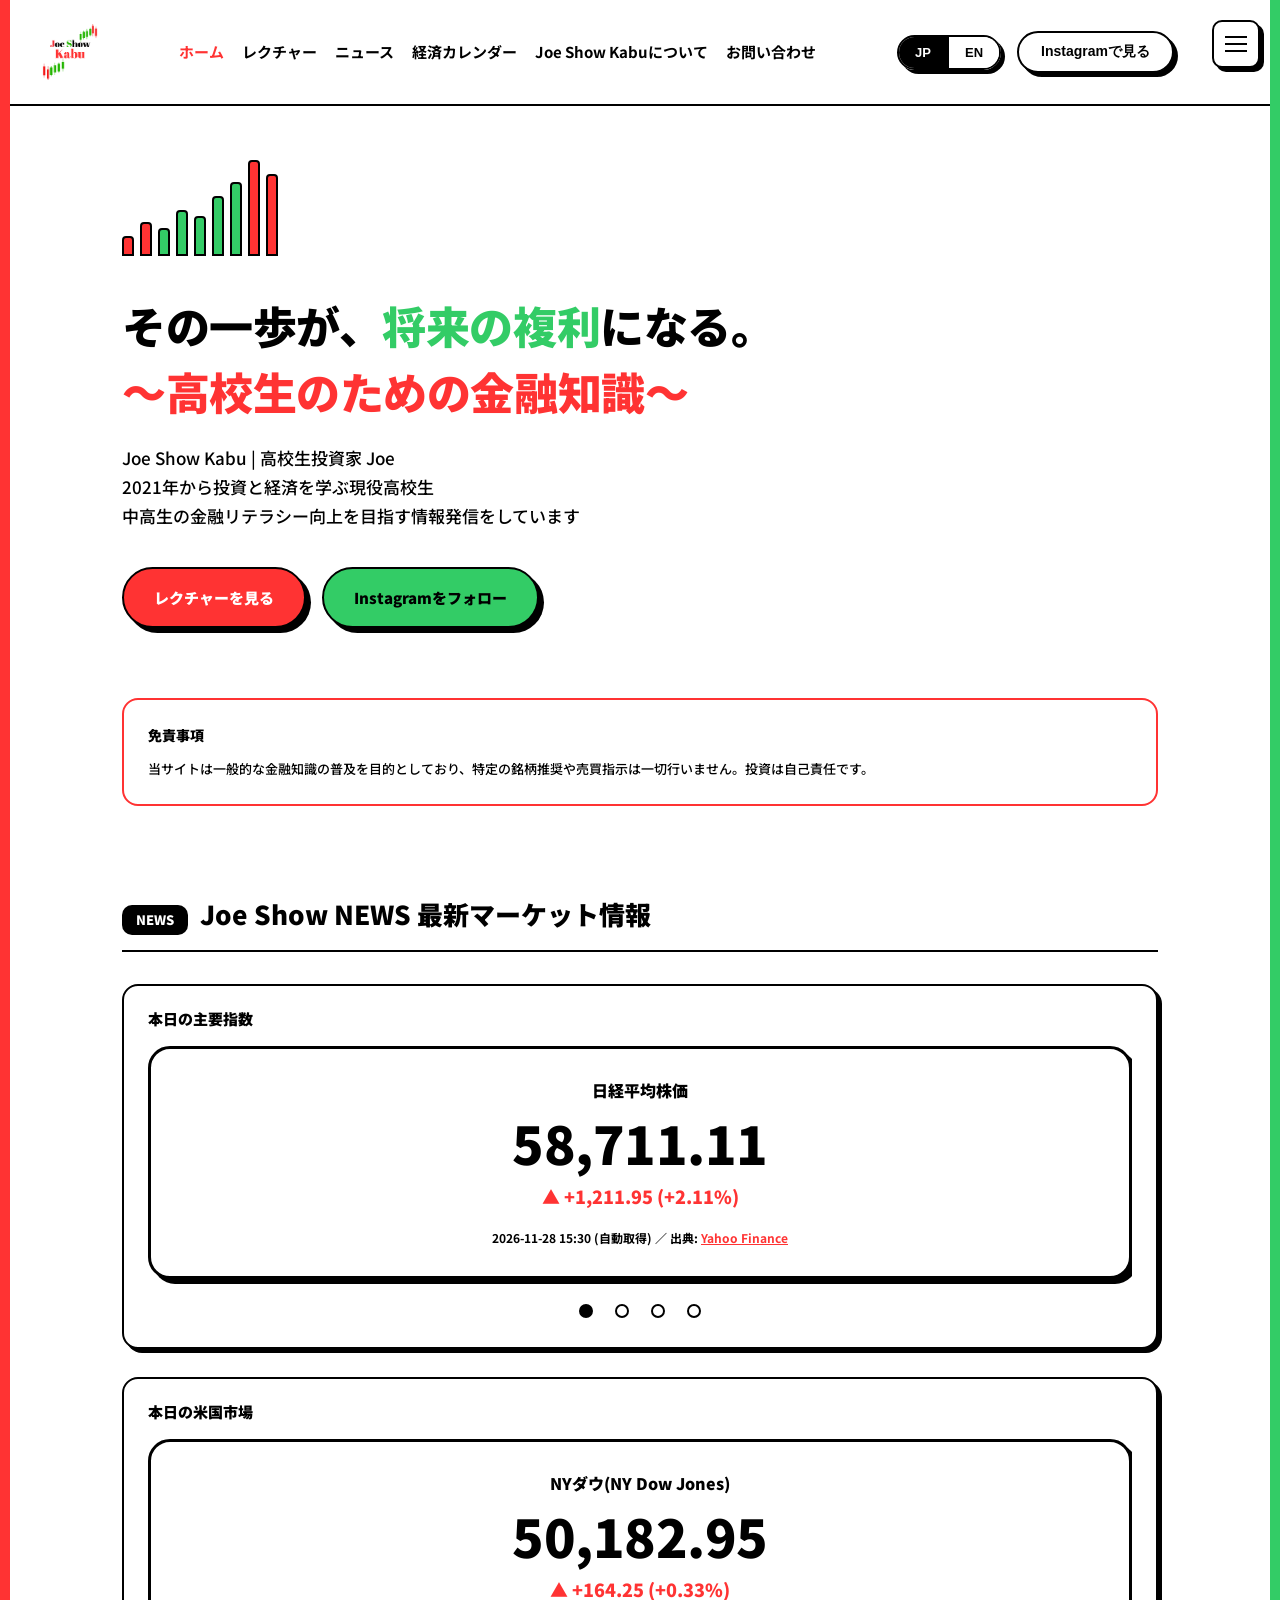
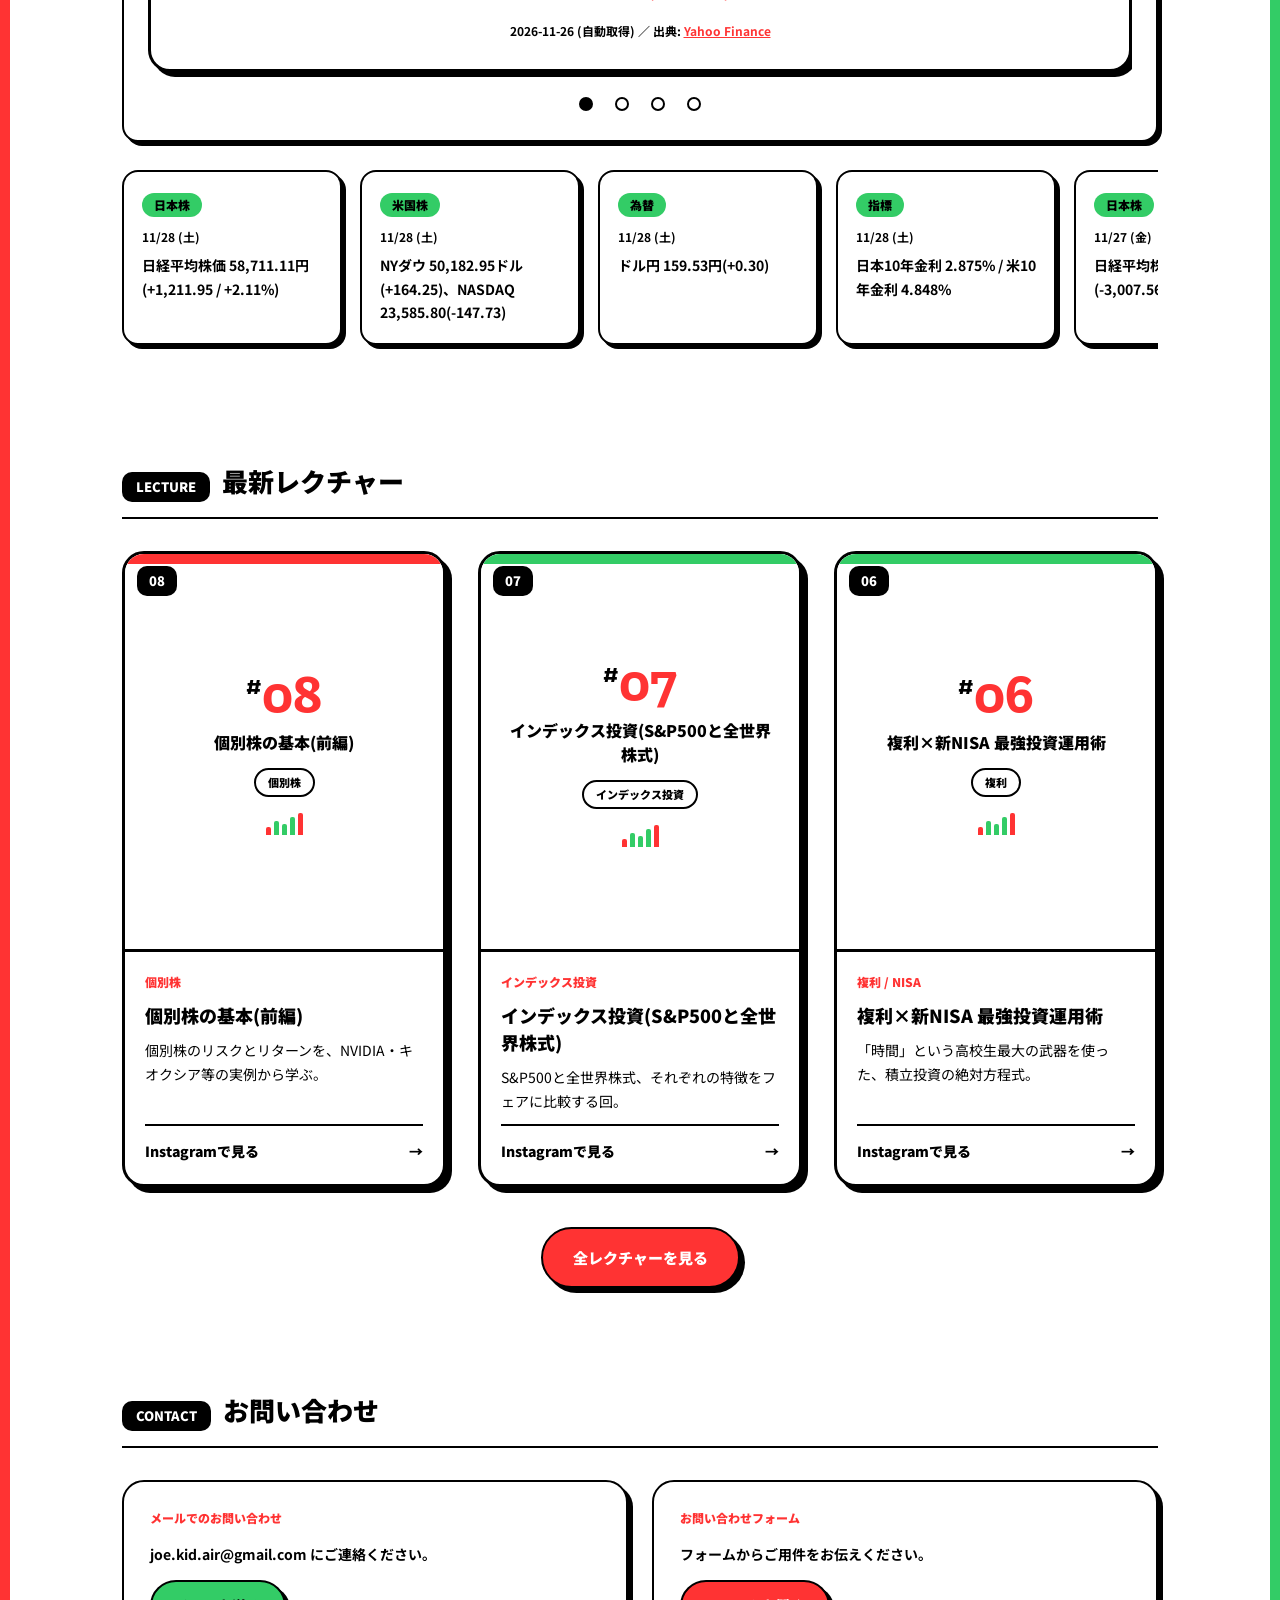
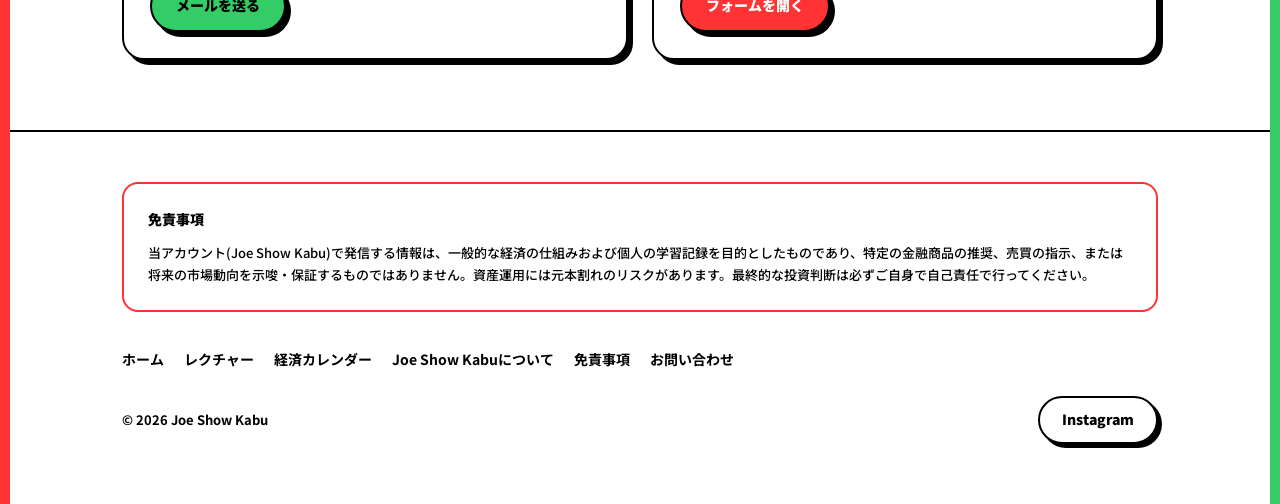
<file: index.html>
<!DOCTYPE html>
<html lang="ja">
<head>
<meta charset="UTF-8">
<meta name="viewport" content="width=device-width, initial-scale=1.0">
<title>Joe Show Kabu | その一歩が、将来の複利になる。〜高校生のための金融知識〜</title>
<meta name="description" content="中高生向けに株式・投資・お金の仕組みをポップかつ本気で解説するJoe Show Kabuの公式サイト。">
<link rel="icon" type="image/png" href="assets/logo.png">
<meta property="og:type" content="website">
<meta property="og:title" content="Joe Show Kabu | その一歩が、将来の複利になる。〜高校生のための金融知識〜">
<meta property="og:description" content="中高生向けに株式・投資・お金の仕組みをポップかつ本気で解説するJoe Show Kabuの公式サイト。">
<meta property="og:url" content="https://joekidtv.github.io/joeshowkabu-site/">
<meta property="og:image" content="https://joekidtv.github.io/joeshowkabu-site/assets/logo.png">
<meta name="twitter:card" content="summary">
<link rel="preconnect" href="https://fonts.googleapis.com">
<link rel="preconnect" href="https://fonts.gstatic.com" crossorigin>
<link href="https://fonts.googleapis.com/css2?family=Noto+Sans+JP:wght@400;500;700;900&family=Zilla+Slab:wght@700;900&display=swap" rel="stylesheet">
<link rel="stylesheet" href="assets/style.css">
</head>
<body>
<div class="frame">
  <header>
    <div class="container">
      <a href="index.html" class="logo-link"><img src="assets/logo.png" alt="Joe Show Kabu" class="logo-img"></a>
      <nav>
        <ul>
          <li><a href="index.html" class="active" data-i18n="nav.home">Home</a></li>
          <li><a href="lectures.html" data-i18n="nav.lectures">レクチャー</a></li>
          <li><a href="#news" data-i18n="nav.news">NEWS</a></li>
          <li><a href="calendar.html" data-i18n="nav.calendar">経済カレンダー</a></li>
          <li><a href="about.html" data-i18n="nav.about">About</a></li>
          <li><a href="#contact" data-i18n="nav.contact">お問い合わせ</a></li>
        </ul>
      </nav>
      <div class="header-actions">
        <div class="lang-toggle" id="lang-toggle" role="group" aria-label="Language toggle">
          <button type="button" data-lang="ja" class="active">JP</button>
          <button type="button" data-lang="en">EN</button>
        </div>
        <button type="button" id="insta-btn" class="btn-insta" data-i18n="nav.insta">Instagramで見る</button>
      </div>
    </div>
  </header>

  <div class="insta-modal-backdrop" id="insta-modal-backdrop"></div>
  <div class="insta-modal" id="insta-modal">
    <button type="button" class="insta-modal-close" id="insta-modal-close" aria-label="閉じる">×</button>
    <div class="insta-modal-title" data-i18n="instaModal.title">Instagramで見る</div>
    <img src="assets/instagram-qr.png" class="insta-modal-qr" alt="Joe Show Kabu Instagram QRコード (@joeshowkabu)">
    <p class="insta-modal-caption" data-i18n="instaModal.scanText">スマホでQRコードを読み取る</p>
    <div class="insta-modal-divider" data-i18n="instaModal.or">または</div>
    <a href="https://www.instagram.com/joeshowkabu/" target="_blank" rel="noopener" class="btn btn-primary insta-modal-open" data-i18n="instaModal.openBtn">PCでInstagramを開く</a>
  </div>

  <button type="button" id="menu-toggle" class="menu-toggle" aria-label="メニューを開く">
    <span></span><span></span><span></span>
  </button>
  <div class="menu-backdrop" id="menu-backdrop"></div>
  <div class="menu-drawer" id="menu-drawer">
    <button type="button" id="menu-drawer-close" class="menu-drawer-close" aria-label="閉じる">×</button>
    <a href="index.html" class="drawer-logo"><img src="assets/logo.png" alt="Joe Show Kabu"></a>
      <nav>
        <ul>
          <li><a href="index.html" class="active" data-i18n="nav.home">Home</a></li>
          <li><a href="lectures.html" data-i18n="nav.lectures">レクチャー</a></li>
          <li><a href="#news" data-i18n="nav.news">NEWS</a></li>
          <li><a href="calendar.html" data-i18n="nav.calendar">経済カレンダー</a></li>
          <li><a href="about.html" data-i18n="nav.about">About</a></li>
          <li><a href="#contact" data-i18n="nav.contact">お問い合わせ</a></li>
        </ul>
      </nav>
    <div class="header-actions">
      <div class="lang-toggle" role="group" aria-label="Language toggle">
        <button type="button" data-lang="ja" class="active">JP</button>
        <button type="button" data-lang="en">EN</button>
      </div>
      <a href="https://www.instagram.com/joeshowkabu/" target="_blank" rel="noopener" class="btn-insta" data-i18n="nav.insta">Instagramで見る</a>
    </div>
  </div>

  <div class="container">
    <section class="hero">
      <div class="candles" aria-hidden="true">
        <div class="candle" style="height:20px;background:var(--red);"></div>
        <div class="candle" style="height:34px;background:var(--red);"></div>
        <div class="candle" style="height:28px;background:var(--green);"></div>
        <div class="candle" style="height:46px;background:var(--green);"></div>
        <div class="candle" style="height:40px;background:var(--green);"></div>
        <div class="candle" style="height:60px;background:var(--green);"></div>
        <div class="candle" style="height:74px;background:var(--green);"></div>
        <div class="candle" style="height:96px;background:var(--red);"></div>
        <div class="candle" style="height:82px;background:var(--red);"></div>
      </div>
      <h1 data-i18n="hero.title">その一歩が、<span class="hl-green">将来の複利</span>になる。<br><span class="hl-red">〜高校生のための金融知識〜</span></h1>
      <p class="lead" data-i18n="hero.lead">Joe Show Kabu | 高校生投資家 Joe<br>2021年から投資と経済を学ぶ現役高校生<br>中高生の金融リテラシー向上を目指す情報発信をしています</p>
      <div class="cta-row">
        <a href="lectures.html" class="btn btn-primary" data-i18n="hero.cta.lectures">レクチャーを見る</a>
        <a href="https://www.instagram.com/joeshowkabu/" target="_blank" rel="noopener" class="btn btn-secondary" data-i18n="hero.cta.insta">Instagramをフォロー</a>
      </div>
    </section>

    <div class="disclaimer">
      <span class="label" data-i18n="home.disclaimer.label">免責事項</span>
      <span data-i18n="home.disclaimer.text">当サイトは一般的な金融知識の普及を目的としており、特定の銘柄推奨や売買指示は一切行いません。投資は自己責任です。</span>
    </div>

    <section id="news">
      <div class="section-title"><span class="badge">NEWS</span><span data-i18n="news.sectionTitle">Joe Show NEWS 最新マーケット情報</span></div>

      <div class="market-board">
        <div class="market-board-head">
          <span class="market-board-title" data-i18n="market.title">本日の主要指数</span>
        </div>
        <div class="market-carousel" id="market-carousel">
          <div class="market-track" id="market-track">
            <div class="market-slide"><div class="state-msg">読み込み中…</div></div>
          </div>
          <div class="market-dots" id="market-dots"></div>
        </div>
      </div>

      <div class="market-board">
        <div class="market-board-head">
          <span class="market-board-title" data-i18n="market.titleUs">本日の米国市場</span>
        </div>
        <div class="market-carousel" id="market-us-carousel">
          <div class="market-track" id="market-us-track">
            <div class="market-slide"><div class="state-msg">読み込み中…</div></div>
          </div>
          <div class="market-dots" id="market-us-dots"></div>
        </div>
      </div>

      <div class="news-strip" id="news-strip"><div class="state-msg">読み込み中…</div></div>
    </section>

    <section id="lectures">
      <div class="section-title"><span class="badge">LECTURE</span><span data-i18n="lectures.sectionTitle">最新レクチャー</span></div>
      <div class="lecture-grid" id="home-lectures"><div class="state-msg">読み込み中…</div></div>
      <div class="see-all"><a href="lectures.html" class="btn btn-primary" data-i18n="lectures.seeAll">全レクチャーを見る</a></div>
    </section>

    <section id="contact">
      <div class="section-title"><span class="badge">CONTACT</span><span data-i18n="contact.sectionTitle">お問い合わせ</span></div>
      <div class="contact-grid">
        <div class="contact-card">
          <span class="label" data-i18n="contact.email.label">メールでのお問い合わせ</span>
          <p data-i18n="contact.email.text">joe.kid.air@gmail.com にご連絡ください。</p>
          <a href="mailto:joe.kid.air@gmail.com" class="btn btn-secondary" data-i18n="contact.email.btn">メールを送る</a>
        </div>
        <div class="contact-card">
          <span class="label" data-i18n="contact.form.label">お問い合わせフォーム</span>
          <p data-i18n="contact.form.text">フォームからご用件をお伝えください。</p>
          <a href="https://docs.google.com/forms/d/1GYSi4U3zMACP50bkATfypFva-uC0yQ7SLwhLvsP0Hpk/viewform" target="_blank" rel="noopener" class="btn btn-primary" data-i18n="contact.form.btn">フォームを開く</a>
        </div>
      </div>
    </section>
  </div>

  <footer>
    <div class="container">
      <div class="disclaimer">
        <span class="label" data-i18n="home.disclaimer.label">免責事項</span>
        <span data-i18n="footer.disclaimer">当アカウント(Joe Show Kabu)で発信する情報は、一般的な経済の仕組みおよび個人の学習記録を目的としたものであり、特定の金融商品の推奨、売買の指示、または将来の市場動向を示唆・保証するものではありません。資産運用には元本割れのリスクがあります。最終的な投資判断は必ずご自身で自己責任で行ってください。</span>
      </div>
      <div class="footer-nav">
        <a href="index.html" data-i18n="nav.home">Home</a>
        <a href="lectures.html" data-i18n="footer.nav.lectures">レクチャー</a>
        <a href="calendar.html" data-i18n="nav.calendar">経済カレンダー</a>
        <a href="about.html" data-i18n="nav.about">About</a>
        <a href="disclaimer.html" data-i18n="footer.nav.disclaimer">免責事項</a>
        <a href="#contact" data-i18n="footer.nav.contact">お問い合わせ</a>
      </div>
      <div class="footer-bottom">
        <div>&copy; 2026 Joe Show Kabu</div>
        <a href="https://www.instagram.com/joeshowkabu/" target="_blank" rel="noopener" class="btn-insta">Instagram</a>
      </div>
    </div>
  </footer>
</div>
<button type="button" id="back-to-top" class="back-to-top" aria-label="ページ上部へ戻る">↑</button>
<script src="assets/i18n.js"></script>
<script src="assets/app.js"></script>
<script>
  renderMarketIndices('market-track', 'market-dots', 'market.json');
  renderMarketIndices('market-us-track', 'market-us-dots', 'market_us.json');
  renderNews('news-strip');
  renderHomeLectures('home-lectures');
</script>
</body>
</html>
</file>
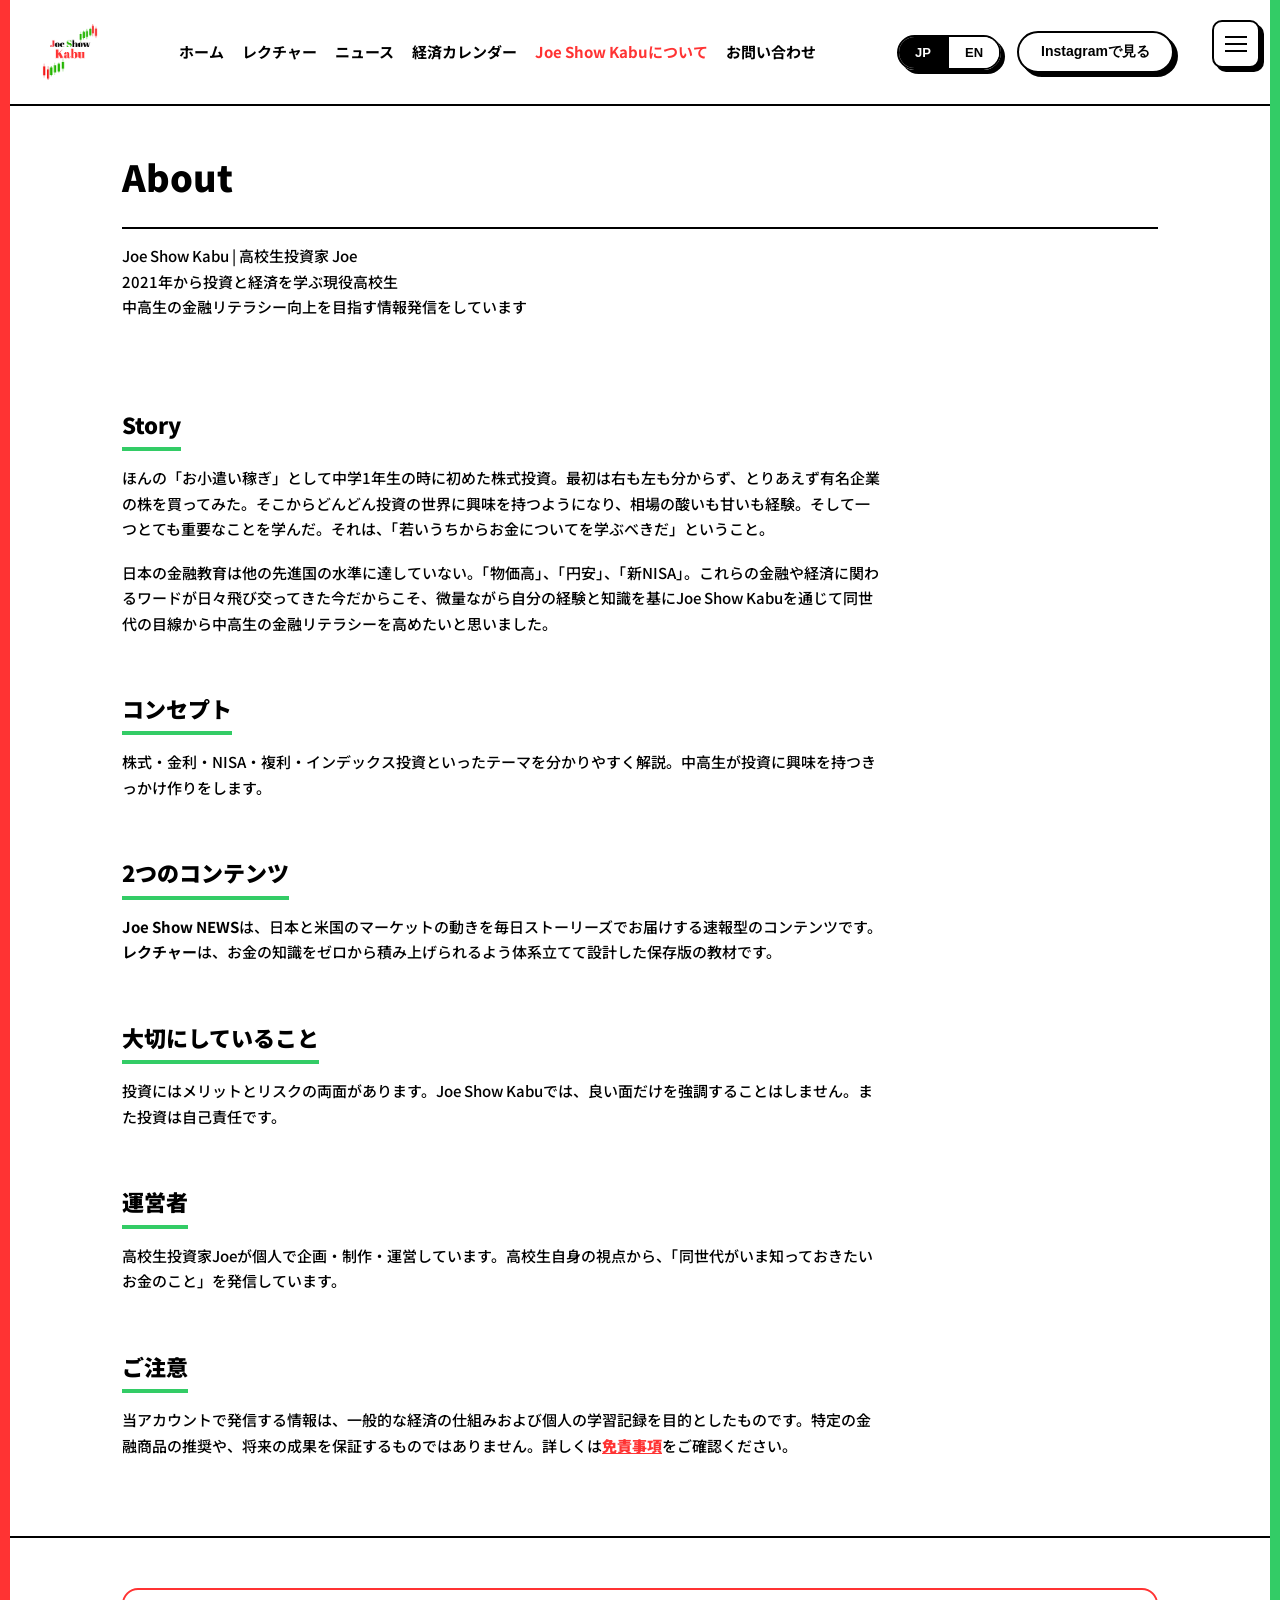
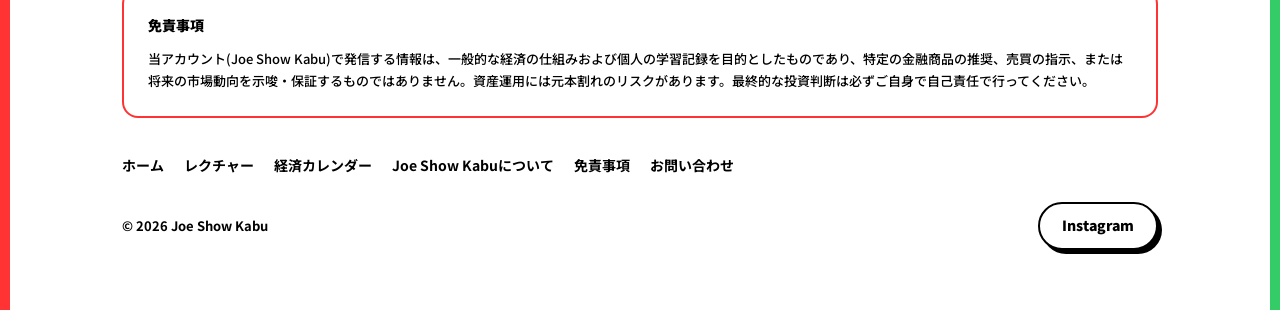
<file: about.html>
<!DOCTYPE html>
<html lang="ja">
<head>
<meta charset="UTF-8">
<meta name="viewport" content="width=device-width, initial-scale=1.0">
<title>About | Joe Show Kabu — その一歩が、将来の複利になる。〜高校生のための金融知識〜</title>
<meta name="description" content="Joe Show Kabuのコンセプトと、運営者・高校生投資家Joeについて。">
<link rel="icon" type="image/png" href="assets/logo.png">
<meta property="og:type" content="website">
<meta property="og:title" content="About | Joe Show Kabu — その一歩が、将来の複利になる。〜高校生のための金融知識〜">
<meta property="og:description" content="Joe Show Kabuのコンセプトと、運営者・高校生投資家Joeについて。">
<meta property="og:url" content="https://joekidtv.github.io/joeshowkabu-site/about.html">
<meta property="og:image" content="https://joekidtv.github.io/joeshowkabu-site/assets/logo.png">
<meta name="twitter:card" content="summary">
<link rel="preconnect" href="https://fonts.googleapis.com">
<link rel="preconnect" href="https://fonts.gstatic.com" crossorigin>
<link href="https://fonts.googleapis.com/css2?family=Noto+Sans+JP:wght@400;500;700;900&family=Zilla+Slab:wght@700;900&display=swap" rel="stylesheet">
<link rel="stylesheet" href="assets/style.css">
</head>
<body>
<div class="frame">
  <header>
    <div class="container">
      <a href="index.html" class="logo-link"><img src="assets/logo.png" alt="Joe Show Kabu" class="logo-img"></a>
      <nav>
        <ul>
          <li><a href="index.html" data-i18n="nav.home">Home</a></li>
          <li><a href="lectures.html" data-i18n="nav.lectures">レクチャー</a></li>
          <li><a href="index.html#news" data-i18n="nav.news">NEWS</a></li>
          <li><a href="calendar.html" data-i18n="nav.calendar">経済カレンダー</a></li>
          <li><a href="about.html" class="active" data-i18n="nav.about">About</a></li>
          <li><a href="index.html#contact" data-i18n="nav.contact">お問い合わせ</a></li>
        </ul>
      </nav>
      <div class="header-actions">
        <div class="lang-toggle" id="lang-toggle" role="group" aria-label="Language toggle">
          <button type="button" data-lang="ja" class="active">JP</button>
          <button type="button" data-lang="en">EN</button>
        </div>
        <button type="button" id="insta-btn" class="btn-insta" data-i18n="nav.insta">Instagramで見る</button>
      </div>
    </div>
  </header>

  <div class="insta-modal-backdrop" id="insta-modal-backdrop"></div>
  <div class="insta-modal" id="insta-modal">
    <button type="button" class="insta-modal-close" id="insta-modal-close" aria-label="閉じる">×</button>
    <div class="insta-modal-title" data-i18n="instaModal.title">Instagramで見る</div>
    <img src="assets/instagram-qr.png" class="insta-modal-qr" alt="Joe Show Kabu Instagram QRコード (@joeshowkabu)">
    <p class="insta-modal-caption" data-i18n="instaModal.scanText">スマホでQRコードを読み取る</p>
    <div class="insta-modal-divider" data-i18n="instaModal.or">または</div>
    <a href="https://www.instagram.com/joeshowkabu/" target="_blank" rel="noopener" class="btn btn-primary insta-modal-open" data-i18n="instaModal.openBtn">PCでInstagramを開く</a>
  </div>

  <button type="button" id="menu-toggle" class="menu-toggle" aria-label="メニューを開く">
    <span></span><span></span><span></span>
  </button>
  <div class="menu-backdrop" id="menu-backdrop"></div>
  <div class="menu-drawer" id="menu-drawer">
    <button type="button" id="menu-drawer-close" class="menu-drawer-close" aria-label="閉じる">×</button>
    <a href="index.html" class="drawer-logo"><img src="assets/logo.png" alt="Joe Show Kabu"></a>
      <nav>
        <ul>
          <li><a href="index.html" data-i18n="nav.home">Home</a></li>
          <li><a href="lectures.html" data-i18n="nav.lectures">レクチャー</a></li>
          <li><a href="index.html#news" data-i18n="nav.news">NEWS</a></li>
          <li><a href="calendar.html" data-i18n="nav.calendar">経済カレンダー</a></li>
          <li><a href="about.html" class="active" data-i18n="nav.about">About</a></li>
          <li><a href="index.html#contact" data-i18n="nav.contact">お問い合わせ</a></li>
        </ul>
      </nav>
    <div class="header-actions">
      <div class="lang-toggle" role="group" aria-label="Language toggle">
        <button type="button" data-lang="ja" class="active">JP</button>
        <button type="button" data-lang="en">EN</button>
      </div>
      <a href="https://www.instagram.com/joeshowkabu/" target="_blank" rel="noopener" class="btn-insta" data-i18n="nav.insta">Instagramで見る</a>
    </div>
  </div>

  <div class="container">
    <div class="page-head">
      <h1>About</h1>
      <p data-i18n="about.pageLead">Joe Show Kabu | 高校生投資家 Joe<br>2021年から投資と経済を学ぶ現役高校生<br>中高生の金融リテラシー向上を目指す情報発信をしています</p>
    </div>

    <div class="prose">
      <h2 data-i18n="about.h2.story">Story</h2>
      <p data-i18n="about.p.story1">ほんの「お小遣い稼ぎ」として中学1年生の時に初めた株式投資。最初は右も左も分からず、とりあえず有名企業の株を買ってみた。そこからどんどん投資の世界に興味を持つようになり、相場の酸いも甘いも経験。そして一つとても重要なことを学んだ。それは、「若いうちからお金についてを学ぶべきだ」ということ。</p>
      <p data-i18n="about.p.story2">日本の金融教育は他の先進国の水準に達していない。「物価高」、「円安」、「新NISA」。これらの金融や経済に関わるワードが日々飛び交ってきた今だからこそ、微量ながら自分の経験と知識を基にJoe Show Kabuを通じて同世代の目線から中高生の金融リテラシーを高めたいと思いました。</p>

      <h2 data-i18n="about.h2.concept">コンセプト</h2>
      <p data-i18n="about.p.concept">株式・金利・NISA・複利・インデックス投資といったテーマを分かりやすく解説。中高生が投資に興味を持つきっかけ作りをします。</p>

      <h2 data-i18n="about.h2.content">2つのコンテンツ</h2>
      <p data-i18n="about.p.content"><strong>Joe Show NEWS</strong>は、日本と米国のマーケットの動きを毎日ストーリーズでお届けする速報型のコンテンツです。<strong>レクチャー</strong>は、お金の知識をゼロから積み上げられるよう体系立てて設計した保存版の教材です。</p>

      <h2 data-i18n="about.h2.values">大切にしていること</h2>
      <p data-i18n="about.p.values">投資にはメリットとリスクの両面があります。Joe Show Kabuでは、良い面だけを強調することはしません。また投資は自己責任です。</p>

      <h2 data-i18n="about.h2.creator">運営者</h2>
      <p data-i18n="about.p.creator">高校生投資家Joeが個人で企画・制作・運営しています。高校生自身の視点から、「同世代がいま知っておきたいお金のこと」を発信しています。</p>

      <h2 data-i18n="about.h2.notice">ご注意</h2>
      <p data-i18n="about.p.notice">当アカウントで発信する情報は、一般的な経済の仕組みおよび個人の学習記録を目的としたものです。特定の金融商品の推奨や、将来の成果を保証するものではありません。詳しくは<a href="disclaimer.html" style="color:var(--red);font-weight:900;text-decoration:underline;">免責事項</a>をご確認ください。</p>
    </div>
  </div>

  <footer>
    <div class="container">
      <div class="disclaimer">
        <span class="label" data-i18n="home.disclaimer.label">免責事項</span>
        <span data-i18n="footer.disclaimer">当アカウント(Joe Show Kabu)で発信する情報は、一般的な経済の仕組みおよび個人の学習記録を目的としたものであり、特定の金融商品の推奨、売買の指示、または将来の市場動向を示唆・保証するものではありません。資産運用には元本割れのリスクがあります。最終的な投資判断は必ずご自身で自己責任で行ってください。</span>
      </div>
      <div class="footer-nav">
        <a href="index.html" data-i18n="nav.home">Home</a>
        <a href="lectures.html" data-i18n="footer.nav.lectures">レクチャー</a>
        <a href="calendar.html" data-i18n="nav.calendar">経済カレンダー</a>
        <a href="about.html" data-i18n="nav.about">About</a>
        <a href="disclaimer.html" data-i18n="footer.nav.disclaimer">免責事項</a>
        <a href="index.html#contact" data-i18n="footer.nav.contact">お問い合わせ</a>
      </div>
      <div class="footer-bottom">
        <div>&copy; 2026 Joe Show Kabu</div>
        <a href="https://www.instagram.com/joeshowkabu/" target="_blank" rel="noopener" class="btn-insta">Instagram</a>
      </div>
    </div>
  </footer>
</div>
<button type="button" id="back-to-top" class="back-to-top" aria-label="ページ上部へ戻る">↑</button>
<script src="assets/i18n.js"></script>
</body>
</html>
<!-- test: デプロイ確認用コメント 2026-07-06 -->
</file>
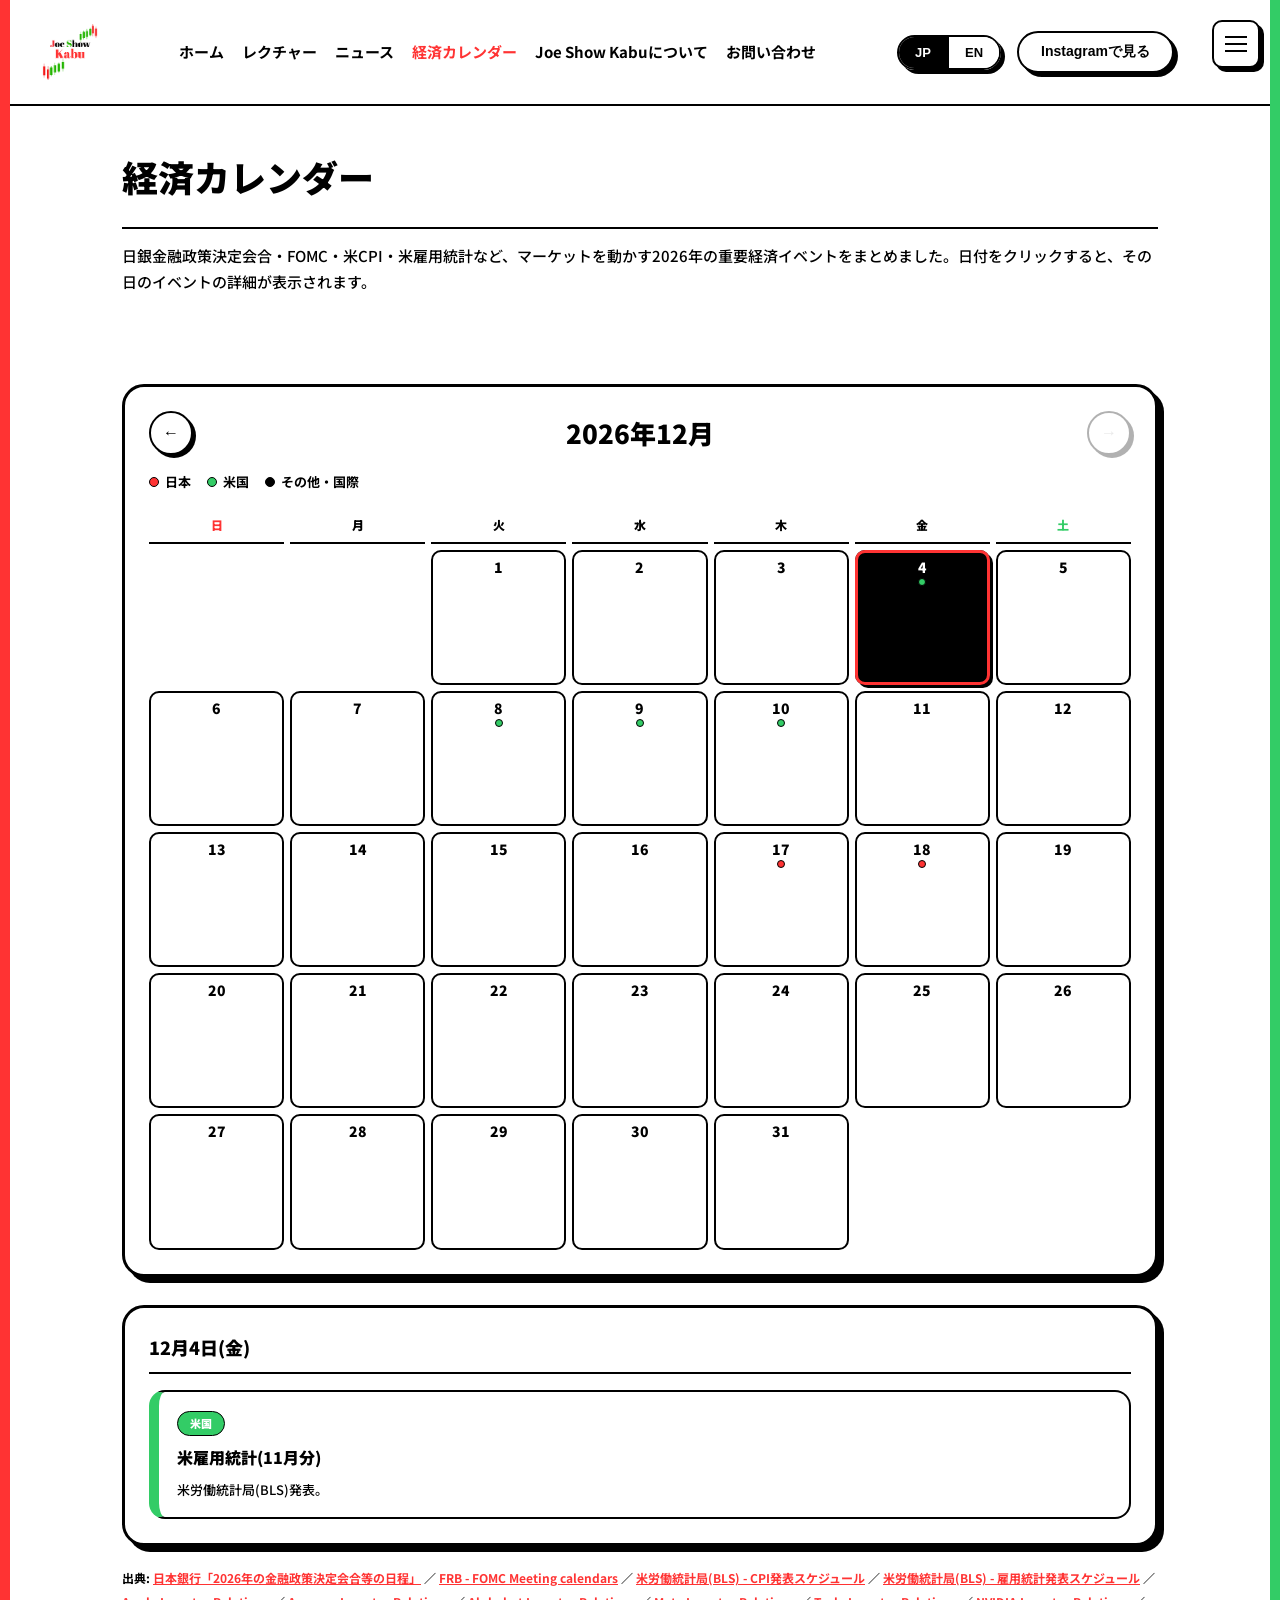
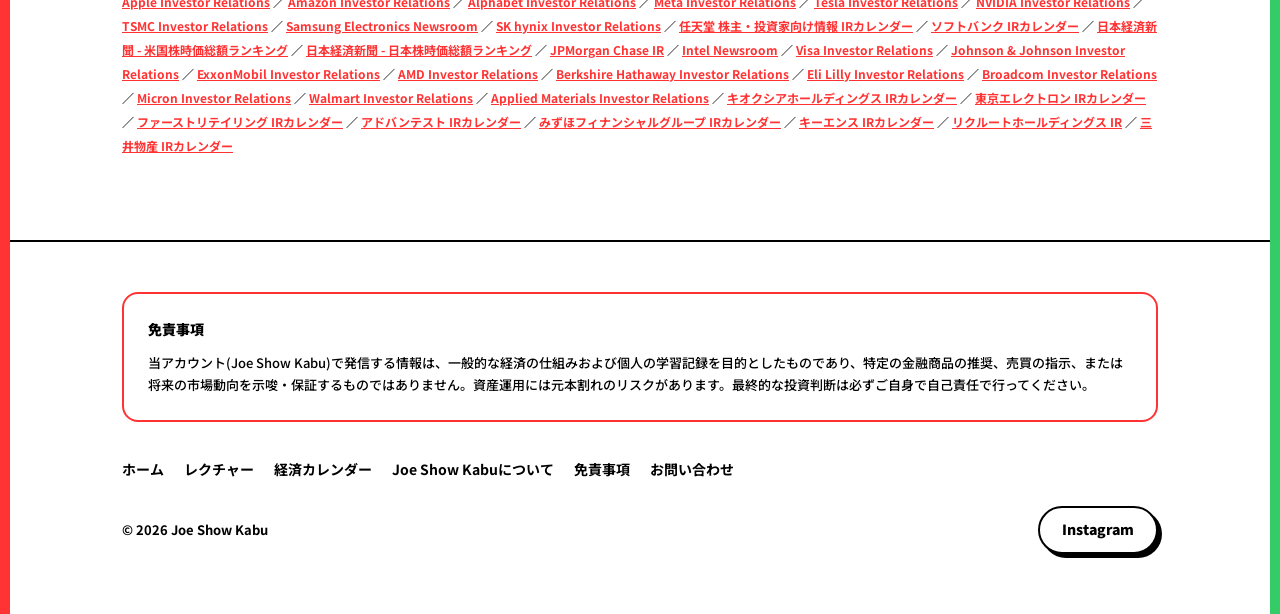
<file: calendar.html>
<!DOCTYPE html>
<html lang="ja">
<head>
<meta charset="UTF-8">
<meta name="viewport" content="width=device-width, initial-scale=1.0">
<title>経済カレンダー | Joe Show Kabu — その一歩が、将来の複利になる。〜高校生のための金融知識〜</title>
<meta name="description" content="日銀金融政策決定会合・FOMC・米CPI・米雇用統計など、2026年の重要経済イベントをまとめたJoe Show Kabuの経済カレンダー。">
<link rel="icon" type="image/png" href="assets/logo.png">
<meta property="og:type" content="website">
<meta property="og:title" content="経済カレンダー | Joe Show Kabu — その一歩が、将来の複利になる。〜高校生のための金融知識〜">
<meta property="og:description" content="日銀金融政策決定会合・FOMC・米CPI・米雇用統計など、2026年の重要経済イベントをまとめたJoe Show Kabuの経済カレンダー。">
<meta property="og:url" content="https://joekidtv.github.io/joeshowkabu-site/calendar.html">
<meta property="og:image" content="https://joekidtv.github.io/joeshowkabu-site/assets/logo.png">
<meta name="twitter:card" content="summary">
<link rel="preconnect" href="https://fonts.googleapis.com">
<link rel="preconnect" href="https://fonts.gstatic.com" crossorigin>
<link href="https://fonts.googleapis.com/css2?family=Noto+Sans+JP:wght@400;500;700;900&family=Zilla+Slab:wght@700;900&display=swap" rel="stylesheet">
<link rel="stylesheet" href="assets/style.css">
</head>
<body>
<div class="frame">
  <header>
    <div class="container">
      <a href="index.html" class="logo-link"><img src="assets/logo.png" alt="Joe Show Kabu" class="logo-img"></a>
      <nav>
        <ul>
          <li><a href="index.html" data-i18n="nav.home">Home</a></li>
          <li><a href="lectures.html" data-i18n="nav.lectures">レクチャー</a></li>
          <li><a href="index.html#news" data-i18n="nav.news">NEWS</a></li>
          <li><a href="calendar.html" class="active" data-i18n="nav.calendar">経済カレンダー</a></li>
          <li><a href="about.html" data-i18n="nav.about">About</a></li>
          <li><a href="index.html#contact" data-i18n="nav.contact">お問い合わせ</a></li>
        </ul>
      </nav>
      <div class="header-actions">
        <div class="lang-toggle" id="lang-toggle" role="group" aria-label="Language toggle">
          <button type="button" data-lang="ja" class="active">JP</button>
          <button type="button" data-lang="en">EN</button>
        </div>
        <button type="button" id="insta-btn" class="btn-insta" data-i18n="nav.insta">Instagramで見る</button>
      </div>
    </div>
  </header>

  <div class="insta-modal-backdrop" id="insta-modal-backdrop"></div>
  <div class="insta-modal" id="insta-modal">
    <button type="button" class="insta-modal-close" id="insta-modal-close" aria-label="閉じる">×</button>
    <div class="insta-modal-title" data-i18n="instaModal.title">Instagramで見る</div>
    <img src="assets/instagram-qr.png" class="insta-modal-qr" alt="Joe Show Kabu Instagram QRコード (@joeshowkabu)">
    <p class="insta-modal-caption" data-i18n="instaModal.scanText">スマホでQRコードを読み取る</p>
    <div class="insta-modal-divider" data-i18n="instaModal.or">または</div>
    <a href="https://www.instagram.com/joeshowkabu/" target="_blank" rel="noopener" class="btn btn-primary insta-modal-open" data-i18n="instaModal.openBtn">PCでInstagramを開く</a>
  </div>

  <button type="button" id="menu-toggle" class="menu-toggle" aria-label="メニューを開く">
    <span></span><span></span><span></span>
  </button>
  <div class="menu-backdrop" id="menu-backdrop"></div>
  <div class="menu-drawer" id="menu-drawer">
    <button type="button" id="menu-drawer-close" class="menu-drawer-close" aria-label="閉じる">×</button>
    <a href="index.html" class="drawer-logo"><img src="assets/logo.png" alt="Joe Show Kabu"></a>
      <nav>
        <ul>
          <li><a href="index.html" data-i18n="nav.home">Home</a></li>
          <li><a href="lectures.html" data-i18n="nav.lectures">レクチャー</a></li>
          <li><a href="index.html#news" data-i18n="nav.news">NEWS</a></li>
          <li><a href="calendar.html" class="active" data-i18n="nav.calendar">経済カレンダー</a></li>
          <li><a href="about.html" data-i18n="nav.about">About</a></li>
          <li><a href="index.html#contact" data-i18n="nav.contact">お問い合わせ</a></li>
        </ul>
      </nav>
    <div class="header-actions">
      <div class="lang-toggle" role="group" aria-label="Language toggle">
        <button type="button" data-lang="ja" class="active">JP</button>
        <button type="button" data-lang="en">EN</button>
      </div>
      <a href="https://www.instagram.com/joeshowkabu/" target="_blank" rel="noopener" class="btn-insta" data-i18n="nav.insta">Instagramで見る</a>
    </div>
  </div>

  <div class="container">
    <div class="page-head">
      <h1 data-i18n="calendarPage.pageTitle">経済カレンダー</h1>
      <p data-i18n="calendarPage.pageLead">日銀金融政策決定会合・FOMC・米CPI・米雇用統計など、マーケットを動かす2026年の重要経済イベントをまとめました。日付をクリックすると、その日のイベントの詳細が表示されます。</p>
    </div>

    <section>
      <div class="cal-board">
        <div class="cal-nav">
          <button type="button" id="cal-prev" class="cal-nav-btn" aria-label="前の月">←</button>
          <span class="cal-month-label" id="cal-month-label"></span>
          <button type="button" id="cal-next" class="cal-nav-btn" aria-label="次の月">→</button>
        </div>
        <div class="cal-legend" id="cal-legend"></div>
        <div class="cal-grid" id="cal-grid"><div class="state-msg">読み込み中…</div></div>
      </div>

      <div class="cal-detail" id="cal-detail">
        <p class="cal-noevents" data-i18n="calendarPage.hint">カレンダーの日付をクリックすると、その日の経済イベントが表示されます。</p>
      </div>

      <p class="cal-sources" id="cal-sources"></p>
    </section>
  </div>

  <footer>
    <div class="container">
      <div class="disclaimer">
        <span class="label" data-i18n="home.disclaimer.label">免責事項</span>
        <span data-i18n="footer.disclaimer">当アカウント(Joe Show Kabu)で発信する情報は、一般的な経済の仕組みおよび個人の学習記録を目的としたものであり、特定の金融商品の推奨、売買の指示、または将来の市場動向を示唆・保証するものではありません。資産運用には元本割れのリスクがあります。最終的な投資判断は必ずご自身で自己責任で行ってください。</span>
      </div>
      <div class="footer-nav">
        <a href="index.html" data-i18n="nav.home">Home</a>
        <a href="lectures.html" data-i18n="footer.nav.lectures">レクチャー</a>
        <a href="calendar.html" data-i18n="nav.calendar">経済カレンダー</a>
        <a href="about.html" data-i18n="nav.about">About</a>
        <a href="disclaimer.html" data-i18n="footer.nav.disclaimer">免責事項</a>
        <a href="index.html#contact" data-i18n="footer.nav.contact">お問い合わせ</a>
      </div>
      <div class="footer-bottom">
        <div>&copy; 2026 Joe Show Kabu</div>
        <a href="https://www.instagram.com/joeshowkabu/" target="_blank" rel="noopener" class="btn-insta">Instagram</a>
      </div>
    </div>
  </footer>
</div>
<button type="button" id="back-to-top" class="back-to-top" aria-label="ページ上部へ戻る">↑</button>
<script src="assets/i18n.js"></script>
<script src="assets/app.js"></script>
<script src="assets/calendar.js"></script>
<script>
  initEconomicCalendar();
</script>
</body>
</html>
</file>
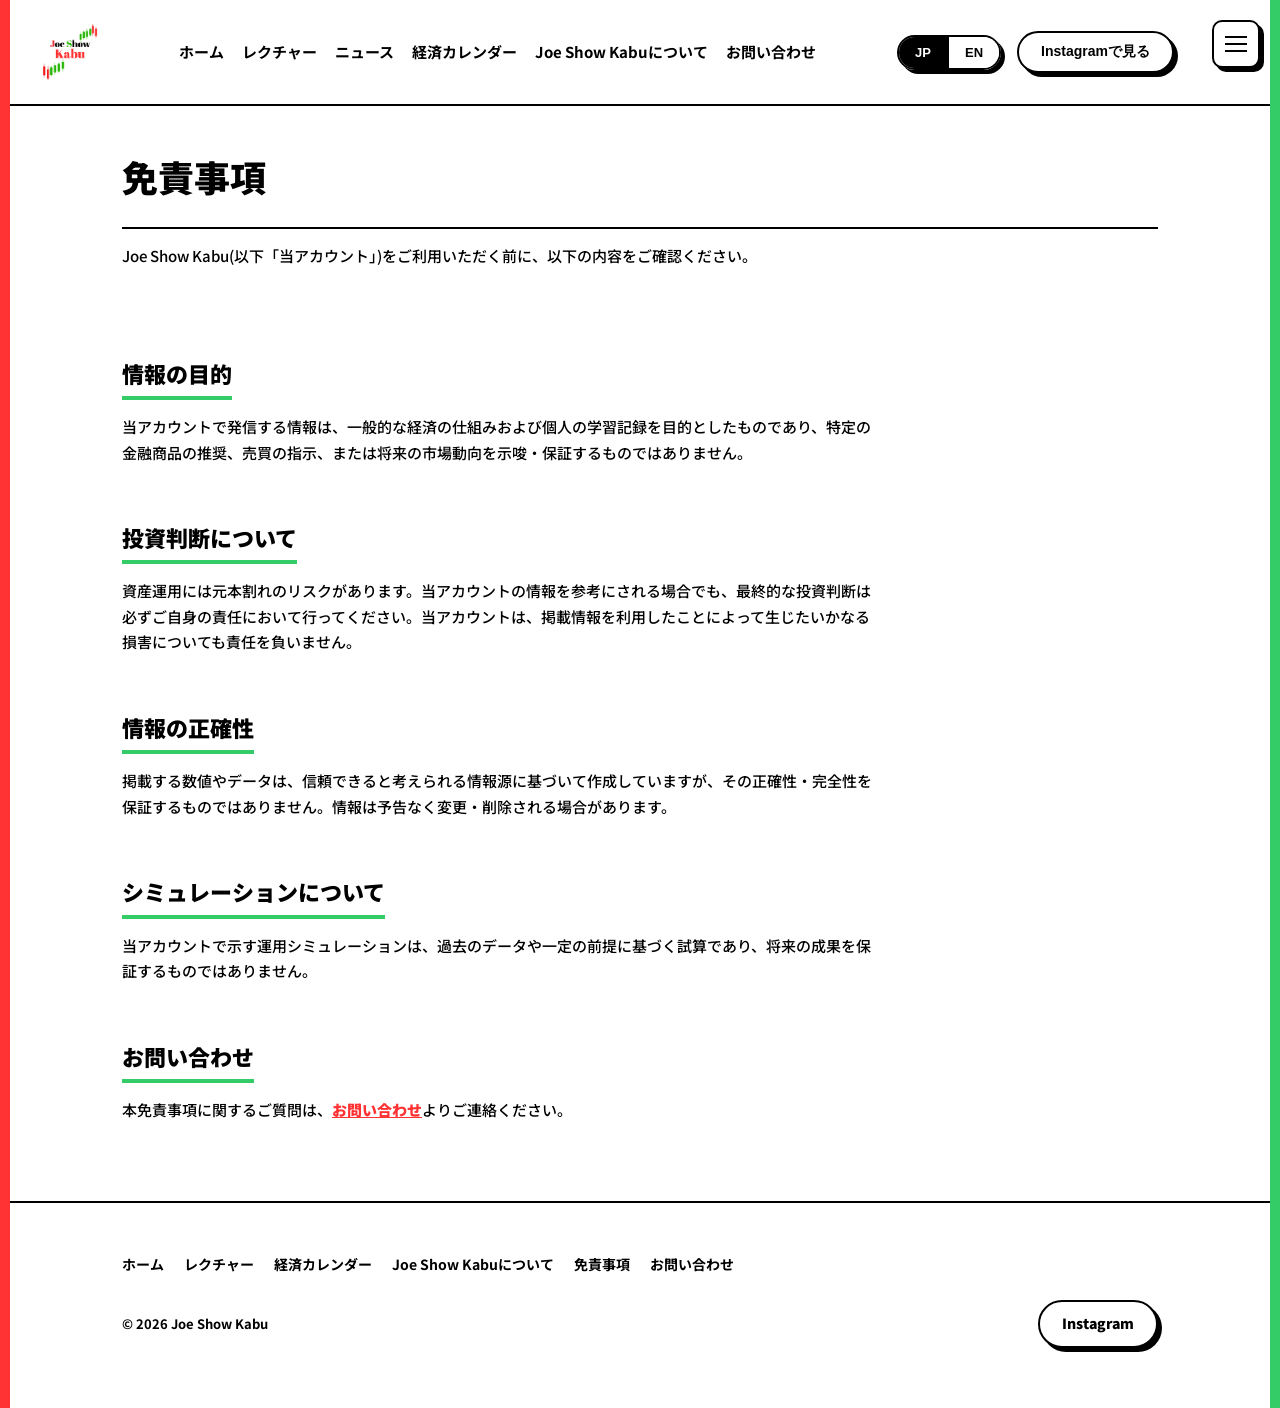
<file: disclaimer.html>
<!DOCTYPE html>
<html lang="ja">
<head>
<meta charset="UTF-8">
<meta name="viewport" content="width=device-width, initial-scale=1.0">
<title>免責事項 | Joe Show Kabu — その一歩が、将来の複利になる。〜高校生のための金融知識〜</title>
<meta name="description" content="Joe Show Kabuの免責事項。">
<link rel="icon" type="image/png" href="assets/logo.png">
<meta property="og:type" content="website">
<meta property="og:title" content="免責事項 | Joe Show Kabu — その一歩が、将来の複利になる。〜高校生のための金融知識〜">
<meta property="og:description" content="Joe Show Kabuの免責事項。">
<meta property="og:url" content="https://joekidtv.github.io/joeshowkabu-site/disclaimer.html">
<meta property="og:image" content="https://joekidtv.github.io/joeshowkabu-site/assets/logo.png">
<meta name="twitter:card" content="summary">
<link rel="preconnect" href="https://fonts.googleapis.com">
<link rel="preconnect" href="https://fonts.gstatic.com" crossorigin>
<link href="https://fonts.googleapis.com/css2?family=Noto+Sans+JP:wght@400;500;700;900&family=Zilla+Slab:wght@700;900&display=swap" rel="stylesheet">
<link rel="stylesheet" href="assets/style.css">
</head>
<body>
<div class="frame">
  <header>
    <div class="container">
      <a href="index.html" class="logo-link"><img src="assets/logo.png" alt="Joe Show Kabu" class="logo-img"></a>
      <nav>
        <ul>
          <li><a href="index.html" data-i18n="nav.home">Home</a></li>
          <li><a href="lectures.html" data-i18n="nav.lectures">レクチャー</a></li>
          <li><a href="index.html#news" data-i18n="nav.news">NEWS</a></li>
          <li><a href="calendar.html" data-i18n="nav.calendar">経済カレンダー</a></li>
          <li><a href="about.html" data-i18n="nav.about">About</a></li>
          <li><a href="index.html#contact" data-i18n="nav.contact">お問い合わせ</a></li>
        </ul>
      </nav>
      <div class="header-actions">
        <div class="lang-toggle" id="lang-toggle" role="group" aria-label="Language toggle">
          <button type="button" data-lang="ja" class="active">JP</button>
          <button type="button" data-lang="en">EN</button>
        </div>
        <button type="button" id="insta-btn" class="btn-insta" data-i18n="nav.insta">Instagramで見る</button>
      </div>
    </div>
  </header>

  <div class="insta-modal-backdrop" id="insta-modal-backdrop"></div>
  <div class="insta-modal" id="insta-modal">
    <button type="button" class="insta-modal-close" id="insta-modal-close" aria-label="閉じる">×</button>
    <div class="insta-modal-title" data-i18n="instaModal.title">Instagramで見る</div>
    <img src="assets/instagram-qr.png" class="insta-modal-qr" alt="Joe Show Kabu Instagram QRコード (@joeshowkabu)">
    <p class="insta-modal-caption" data-i18n="instaModal.scanText">スマホでQRコードを読み取る</p>
    <div class="insta-modal-divider" data-i18n="instaModal.or">または</div>
    <a href="https://www.instagram.com/joeshowkabu/" target="_blank" rel="noopener" class="btn btn-primary insta-modal-open" data-i18n="instaModal.openBtn">PCでInstagramを開く</a>
  </div>

  <button type="button" id="menu-toggle" class="menu-toggle" aria-label="メニューを開く">
    <span></span><span></span><span></span>
  </button>
  <div class="menu-backdrop" id="menu-backdrop"></div>
  <div class="menu-drawer" id="menu-drawer">
    <button type="button" id="menu-drawer-close" class="menu-drawer-close" aria-label="閉じる">×</button>
    <a href="index.html" class="drawer-logo"><img src="assets/logo.png" alt="Joe Show Kabu"></a>
      <nav>
        <ul>
          <li><a href="index.html" data-i18n="nav.home">Home</a></li>
          <li><a href="lectures.html" data-i18n="nav.lectures">レクチャー</a></li>
          <li><a href="index.html#news" data-i18n="nav.news">NEWS</a></li>
          <li><a href="calendar.html" data-i18n="nav.calendar">経済カレンダー</a></li>
          <li><a href="about.html" data-i18n="nav.about">About</a></li>
          <li><a href="index.html#contact" data-i18n="nav.contact">お問い合わせ</a></li>
        </ul>
      </nav>
    <div class="header-actions">
      <div class="lang-toggle" role="group" aria-label="Language toggle">
        <button type="button" data-lang="ja" class="active">JP</button>
        <button type="button" data-lang="en">EN</button>
      </div>
      <a href="https://www.instagram.com/joeshowkabu/" target="_blank" rel="noopener" class="btn-insta" data-i18n="nav.insta">Instagramで見る</a>
    </div>
  </div>

  <div class="container">
    <div class="page-head">
      <h1 data-i18n="disclaimerPage.pageTitle">免責事項</h1>
      <p data-i18n="disclaimerPage.pageLead">Joe Show Kabu(以下「当アカウント」)をご利用いただく前に、以下の内容をご確認ください。</p>
    </div>

    <div class="prose">
      <h2 data-i18n="disclaimerPage.h2.purpose">情報の目的</h2>
      <p data-i18n="disclaimerPage.p.purpose">当アカウントで発信する情報は、一般的な経済の仕組みおよび個人の学習記録を目的としたものであり、特定の金融商品の推奨、売買の指示、または将来の市場動向を示唆・保証するものではありません。</p>

      <h2 data-i18n="disclaimerPage.h2.decision">投資判断について</h2>
      <p data-i18n="disclaimerPage.p.decision">資産運用には元本割れのリスクがあります。当アカウントの情報を参考にされる場合でも、最終的な投資判断は必ずご自身の責任において行ってください。当アカウントは、掲載情報を利用したことによって生じたいかなる損害についても責任を負いません。</p>

      <h2 data-i18n="disclaimerPage.h2.accuracy">情報の正確性</h2>
      <p data-i18n="disclaimerPage.p.accuracy">掲載する数値やデータは、信頼できると考えられる情報源に基づいて作成していますが、その正確性・完全性を保証するものではありません。情報は予告なく変更・削除される場合があります。</p>

      <h2 data-i18n="disclaimerPage.h2.simulation">シミュレーションについて</h2>
      <p data-i18n="disclaimerPage.p.simulation">当アカウントで示す運用シミュレーションは、過去のデータや一定の前提に基づく試算であり、将来の成果を保証するものではありません。</p>

      <h2 data-i18n="disclaimerPage.h2.contact">お問い合わせ</h2>
      <p data-i18n="disclaimerPage.p.contact">本免責事項に関するご質問は、<a href="index.html#contact" style="color:var(--red);font-weight:900;text-decoration:underline;">お問い合わせ</a>よりご連絡ください。</p>
    </div>
  </div>

  <footer>
    <div class="container">
      <div class="footer-nav">
        <a href="index.html" data-i18n="nav.home">Home</a>
        <a href="lectures.html" data-i18n="footer.nav.lectures">レクチャー</a>
        <a href="calendar.html" data-i18n="nav.calendar">経済カレンダー</a>
        <a href="about.html" data-i18n="nav.about">About</a>
        <a href="disclaimer.html">免責事項</a>
        <a href="index.html#contact" data-i18n="footer.nav.contact">お問い合わせ</a>
      </div>
      <div class="footer-bottom">
        <div>&copy; 2026 Joe Show Kabu</div>
        <a href="https://www.instagram.com/joeshowkabu/" target="_blank" rel="noopener" class="btn-insta">Instagram</a>
      </div>
    </div>
  </footer>
</div>
<button type="button" id="back-to-top" class="back-to-top" aria-label="ページ上部へ戻る">↑</button>
<script src="assets/i18n.js"></script>
</body>
</html>
</file>
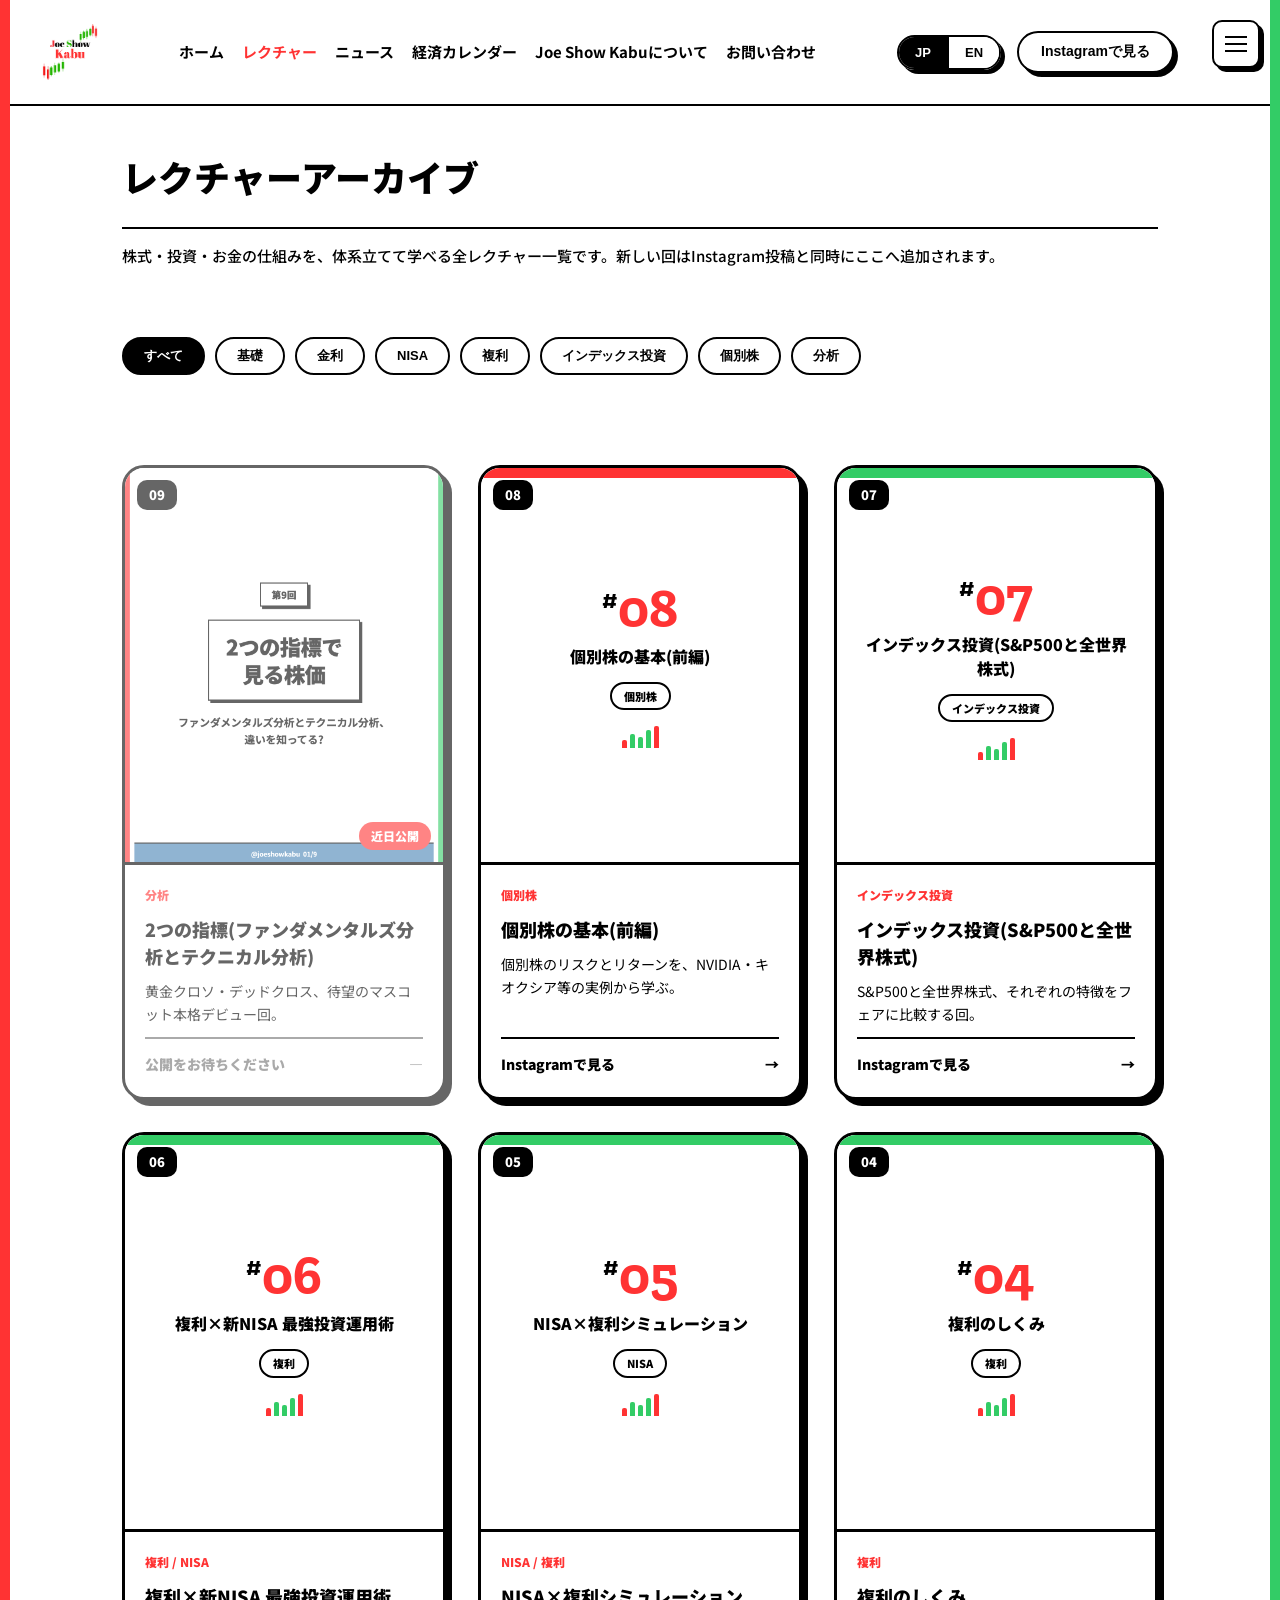
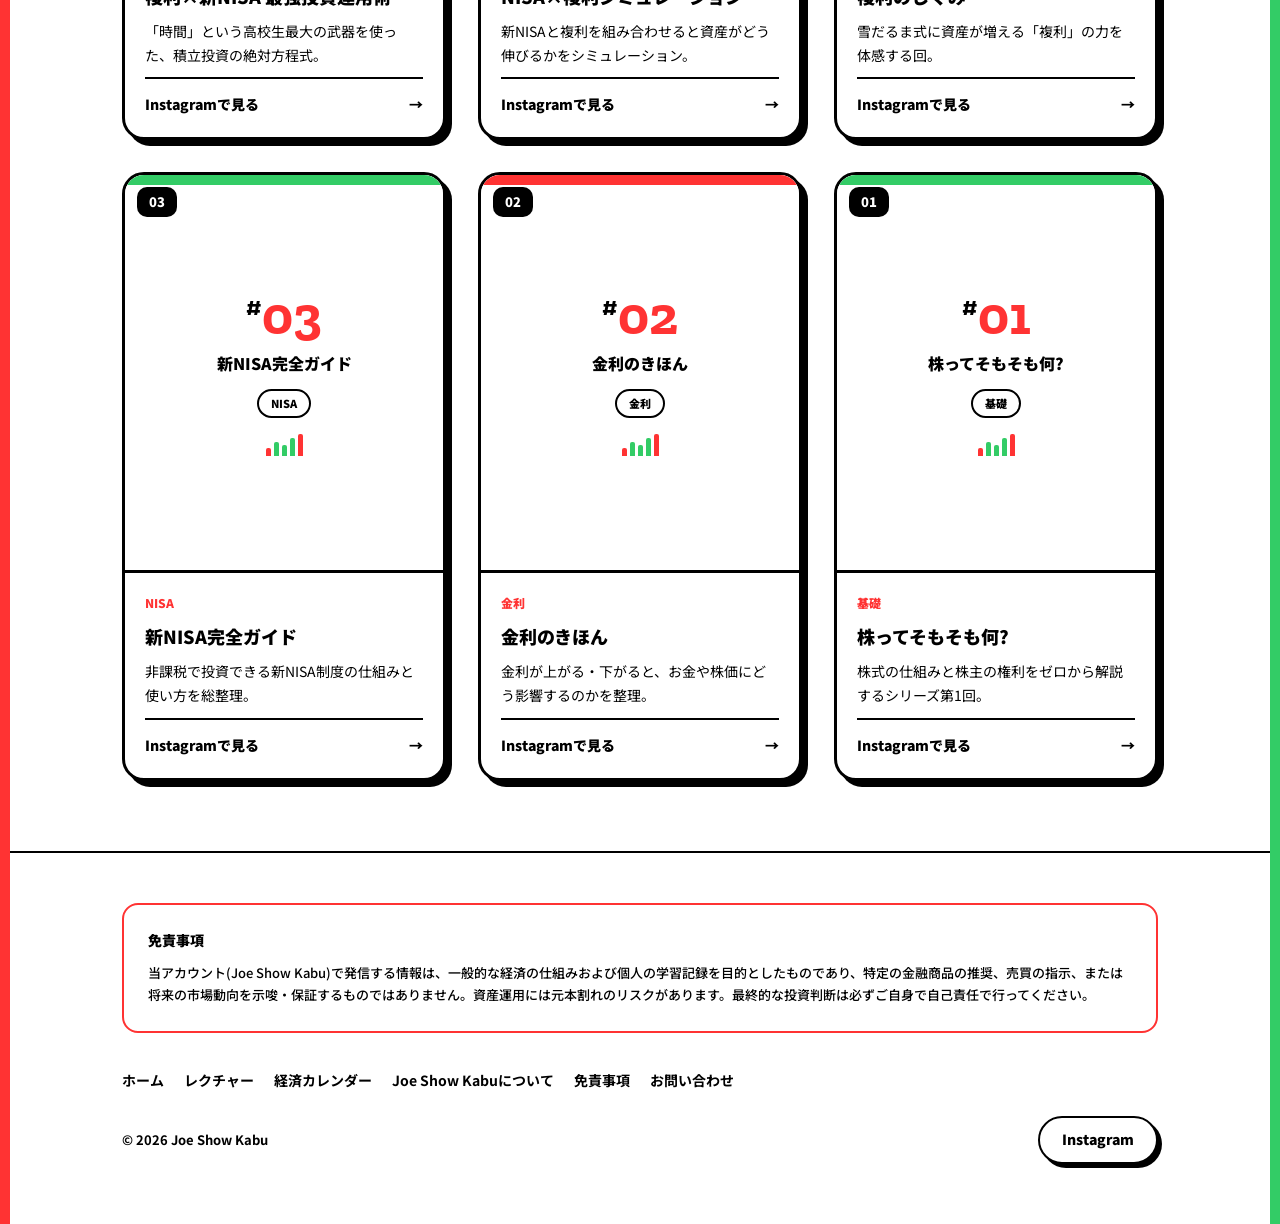
<file: lectures.html>
<!DOCTYPE html>
<html lang="ja">
<head>
<meta charset="UTF-8">
<meta name="viewport" content="width=device-width, initial-scale=1.0">
<title>レクチャーアーカイブ | Joe Show Kabu — その一歩が、将来の複利になる。〜高校生のための金融知識〜</title>
<meta name="description" content="株式・投資・お金の仕組みを体系立てて学べるJoe Show Kabuの全レクチャー一覧。">
<link rel="icon" type="image/png" href="assets/logo.png">
<meta property="og:type" content="website">
<meta property="og:title" content="レクチャーアーカイブ | Joe Show Kabu — その一歩が、将来の複利になる。〜高校生のための金融知識〜">
<meta property="og:description" content="株式・投資・お金の仕組みを体系立てて学べるJoe Show Kabuの全レクチャー一覧。">
<meta property="og:url" content="https://joekidtv.github.io/joeshowkabu-site/lectures.html">
<meta property="og:image" content="https://joekidtv.github.io/joeshowkabu-site/assets/logo.png">
<meta name="twitter:card" content="summary">
<link rel="preconnect" href="https://fonts.googleapis.com">
<link rel="preconnect" href="https://fonts.gstatic.com" crossorigin>
<link href="https://fonts.googleapis.com/css2?family=Noto+Sans+JP:wght@400;500;700;900&family=Zilla+Slab:wght@700;900&display=swap" rel="stylesheet">
<link rel="stylesheet" href="assets/style.css">
</head>
<body>
<div class="frame">
  <header>
    <div class="container">
      <a href="index.html" class="logo-link"><img src="assets/logo.png" alt="Joe Show Kabu" class="logo-img"></a>
      <nav>
        <ul>
          <li><a href="index.html" data-i18n="nav.home">Home</a></li>
          <li><a href="lectures.html" class="active" data-i18n="nav.lectures">レクチャー</a></li>
          <li><a href="index.html#news" data-i18n="nav.news">NEWS</a></li>
          <li><a href="calendar.html" data-i18n="nav.calendar">経済カレンダー</a></li>
          <li><a href="about.html" data-i18n="nav.about">About</a></li>
          <li><a href="index.html#contact" data-i18n="nav.contact">お問い合わせ</a></li>
        </ul>
      </nav>
      <div class="header-actions">
        <div class="lang-toggle" id="lang-toggle" role="group" aria-label="Language toggle">
          <button type="button" data-lang="ja" class="active">JP</button>
          <button type="button" data-lang="en">EN</button>
        </div>
        <button type="button" id="insta-btn" class="btn-insta" data-i18n="nav.insta">Instagramで見る</button>
      </div>
    </div>
  </header>

  <div class="insta-modal-backdrop" id="insta-modal-backdrop"></div>
  <div class="insta-modal" id="insta-modal">
    <button type="button" class="insta-modal-close" id="insta-modal-close" aria-label="閉じる">×</button>
    <div class="insta-modal-title" data-i18n="instaModal.title">Instagramで見る</div>
    <img src="assets/instagram-qr.png" class="insta-modal-qr" alt="Joe Show Kabu Instagram QRコード (@joeshowkabu)">
    <p class="insta-modal-caption" data-i18n="instaModal.scanText">スマホでQRコードを読み取る</p>
    <div class="insta-modal-divider" data-i18n="instaModal.or">または</div>
    <a href="https://www.instagram.com/joeshowkabu/" target="_blank" rel="noopener" class="btn btn-primary insta-modal-open" data-i18n="instaModal.openBtn">PCでInstagramを開く</a>
  </div>

  <button type="button" id="menu-toggle" class="menu-toggle" aria-label="メニューを開く">
    <span></span><span></span><span></span>
  </button>
  <div class="menu-backdrop" id="menu-backdrop"></div>
  <div class="menu-drawer" id="menu-drawer">
    <button type="button" id="menu-drawer-close" class="menu-drawer-close" aria-label="閉じる">×</button>
    <a href="index.html" class="drawer-logo"><img src="assets/logo.png" alt="Joe Show Kabu"></a>
      <nav>
        <ul>
          <li><a href="index.html" data-i18n="nav.home">Home</a></li>
          <li><a href="lectures.html" class="active" data-i18n="nav.lectures">レクチャー</a></li>
          <li><a href="index.html#news" data-i18n="nav.news">NEWS</a></li>
          <li><a href="calendar.html" data-i18n="nav.calendar">経済カレンダー</a></li>
          <li><a href="about.html" data-i18n="nav.about">About</a></li>
          <li><a href="index.html#contact" data-i18n="nav.contact">お問い合わせ</a></li>
        </ul>
      </nav>
    <div class="header-actions">
      <div class="lang-toggle" role="group" aria-label="Language toggle">
        <button type="button" data-lang="ja" class="active">JP</button>
        <button type="button" data-lang="en">EN</button>
      </div>
      <a href="https://www.instagram.com/joeshowkabu/" target="_blank" rel="noopener" class="btn-insta" data-i18n="nav.insta">Instagramで見る</a>
    </div>
  </div>

  <div class="container">
    <div class="page-head">
      <h1 data-i18n="lecturesPage.pageTitle">レクチャーアーカイブ</h1>
      <p data-i18n="lecturesPage.pageLead">株式・投資・お金の仕組みを、体系立てて学べる全レクチャー一覧です。新しい回はInstagram投稿と同時にここへ追加されます。</p>
    </div>

    <div class="filters" id="filters"></div>

    <section>
      <div class="lecture-grid" id="archive-grid"><div class="state-msg">読み込み中…</div></div>
    </section>
  </div>

  <footer>
    <div class="container">
      <div class="disclaimer">
        <span class="label" data-i18n="home.disclaimer.label">免責事項</span>
        <span data-i18n="footer.disclaimer">当アカウント(Joe Show Kabu)で発信する情報は、一般的な経済の仕組みおよび個人の学習記録を目的としたものであり、特定の金融商品の推奨、売買の指示、または将来の市場動向を示唆・保証するものではありません。資産運用には元本割れのリスクがあります。最終的な投資判断は必ずご自身で自己責任で行ってください。</span>
      </div>
      <div class="footer-nav">
        <a href="index.html" data-i18n="nav.home">Home</a>
        <a href="lectures.html" data-i18n="footer.nav.lectures">レクチャー</a>
        <a href="calendar.html" data-i18n="nav.calendar">経済カレンダー</a>
        <a href="about.html" data-i18n="nav.about">About</a>
        <a href="disclaimer.html" data-i18n="footer.nav.disclaimer">免責事項</a>
        <a href="index.html#contact" data-i18n="footer.nav.contact">お問い合わせ</a>
      </div>
      <div class="footer-bottom">
        <div>&copy; 2026 Joe Show Kabu</div>
        <a href="https://www.instagram.com/joeshowkabu/" target="_blank" rel="noopener" class="btn-insta">Instagram</a>
      </div>
    </div>
  </footer>
</div>
<button type="button" id="back-to-top" class="back-to-top" aria-label="ページ上部へ戻る">↑</button>
<script src="assets/i18n.js"></script>
<script src="assets/app.js"></script>
<script>
  renderArchive('archive-grid', 'filters');
</script>
</body>
</html>
</file>
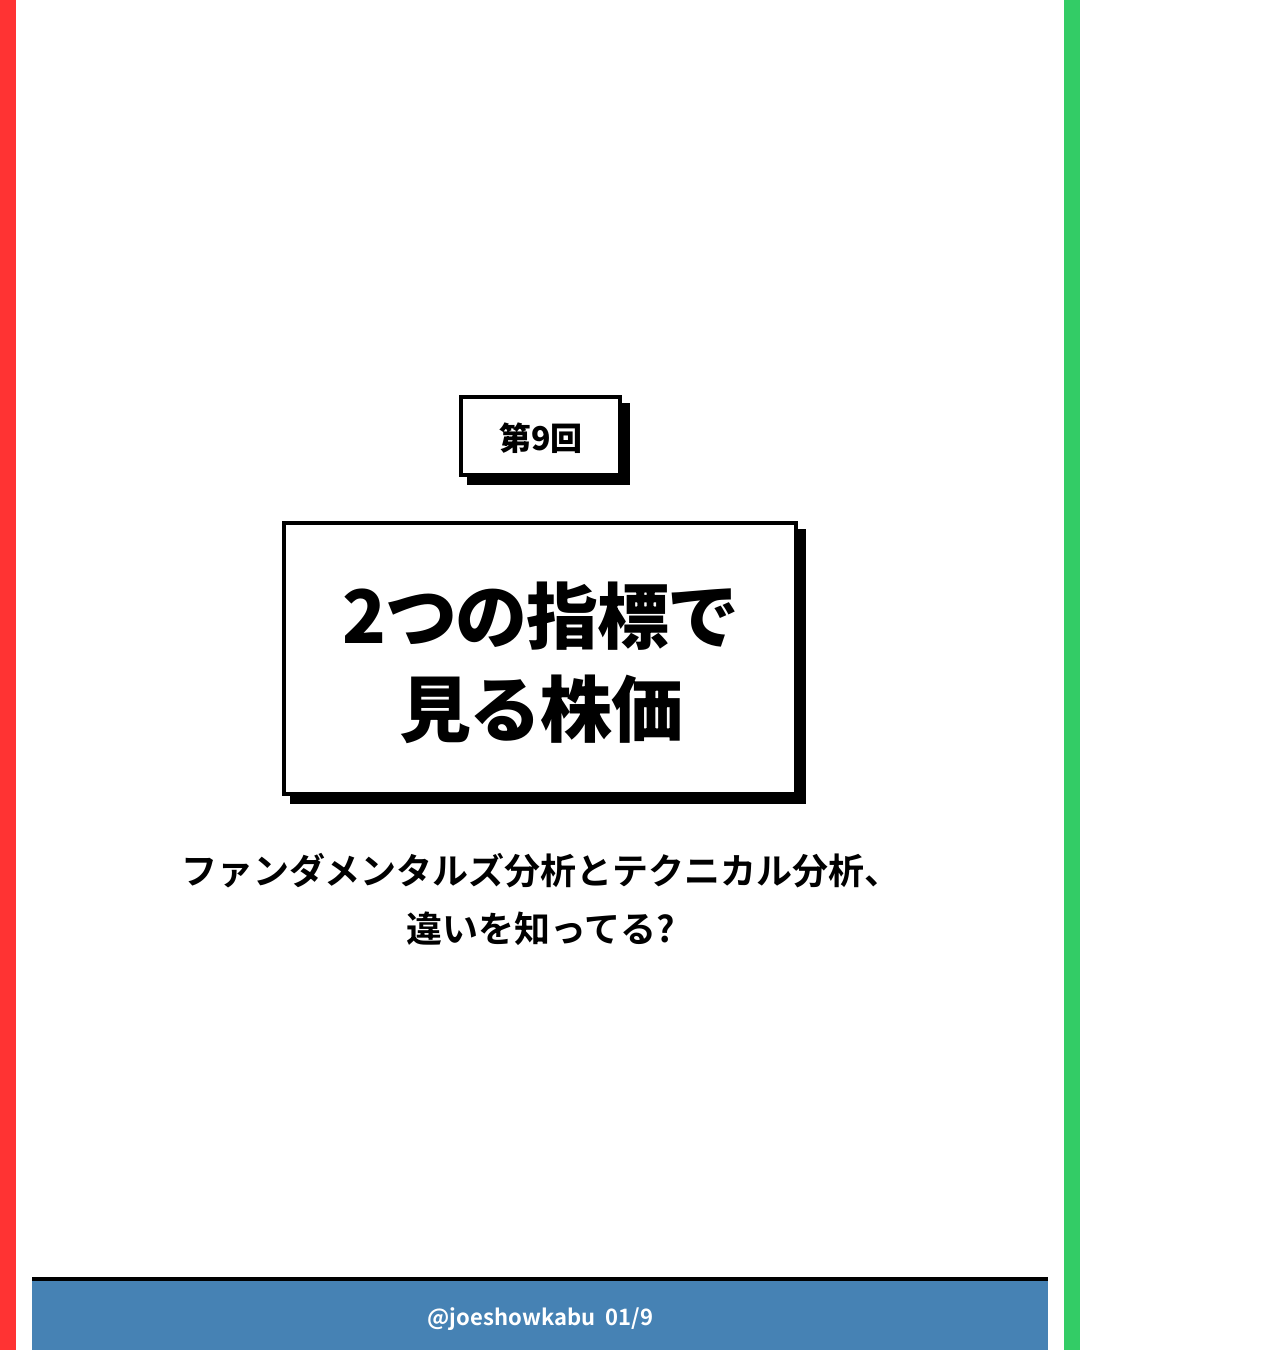
<file: slides/lectures/episode-09/slide-01.html>
<!DOCTYPE html>
<html lang="ja"><head><meta charset="UTF-8">
<link href="https://fonts.googleapis.com/css2?family=Noto+Sans+JP:wght@700;900&display=swap" rel="stylesheet">
<style>
html,body{margin:0;padding:0;}
*{box-sizing:border-box;}
.slide{width:1080px;height:1350px;background:#FFFFFF;border-left:16px solid #FF3333;border-right:16px solid #33CC66;
  font-family:'Noto Sans JP',sans-serif;position:relative;display:flex;flex-direction:column;
  align-items:center;justify-content:center;gap:44px;padding:60px 70px;}
.box{border:4px solid #000000;box-shadow:8px 8px 0 #000000;background:#FFFFFF;}
.badge{padding:14px 36px;font-size:32px;font-weight:900;}
.title{padding:40px 56px;font-size:72px;font-weight:900;letter-spacing:-0.02em;text-align:center;line-height:1.3;}
.subtitle{font-size:36px;font-weight:700;text-align:center;max-width:820px;line-height:1.6;}
.body-text{font-size:36px;font-weight:700;text-align:center;max-width:820px;line-height:1.7;}
.char{width:340px;height:340px;display:flex;align-items:center;justify-content:center;
  font-size:28px;font-weight:700;text-align:center;padding:20px;}
.char-row{display:flex;gap:40px;align-items:center;justify-content:center;}
.char-label{font-size:26px;font-weight:900;margin-top:16px;text-align:center;}
.list{display:flex;flex-direction:column;gap:28px;align-items:flex-start;}
.list-item{font-size:34px;font-weight:700;line-height:1.5;display:flex;gap:16px;align-items:flex-start;}
.list-num{background:#000;color:#fff;border-radius:0;width:44px;height:44px;min-width:44px;
  display:flex;align-items:center;justify-content:center;font-size:26px;font-weight:900;}
.footer{position:absolute;bottom:0;left:16px;right:16px;background:#4682B4;color:#FFFFFF;
  font-size:22px;font-weight:700;text-align:center;padding:18px 24px;border-top:4px solid #000000;
  line-height:1.5;}
</style></head><body>
<div class="slide">
  <div class="box badge">第9回</div>
  <div class="box title">2つの指標で<br>見る株価</div>
  <div class="subtitle">ファンダメンタルズ分析とテクニカル分析、<br>違いを知ってる?</div>
  <div class="footer">@joeshowkabu&nbsp;&nbsp;01/9</div>
</div></body></html>
</file>
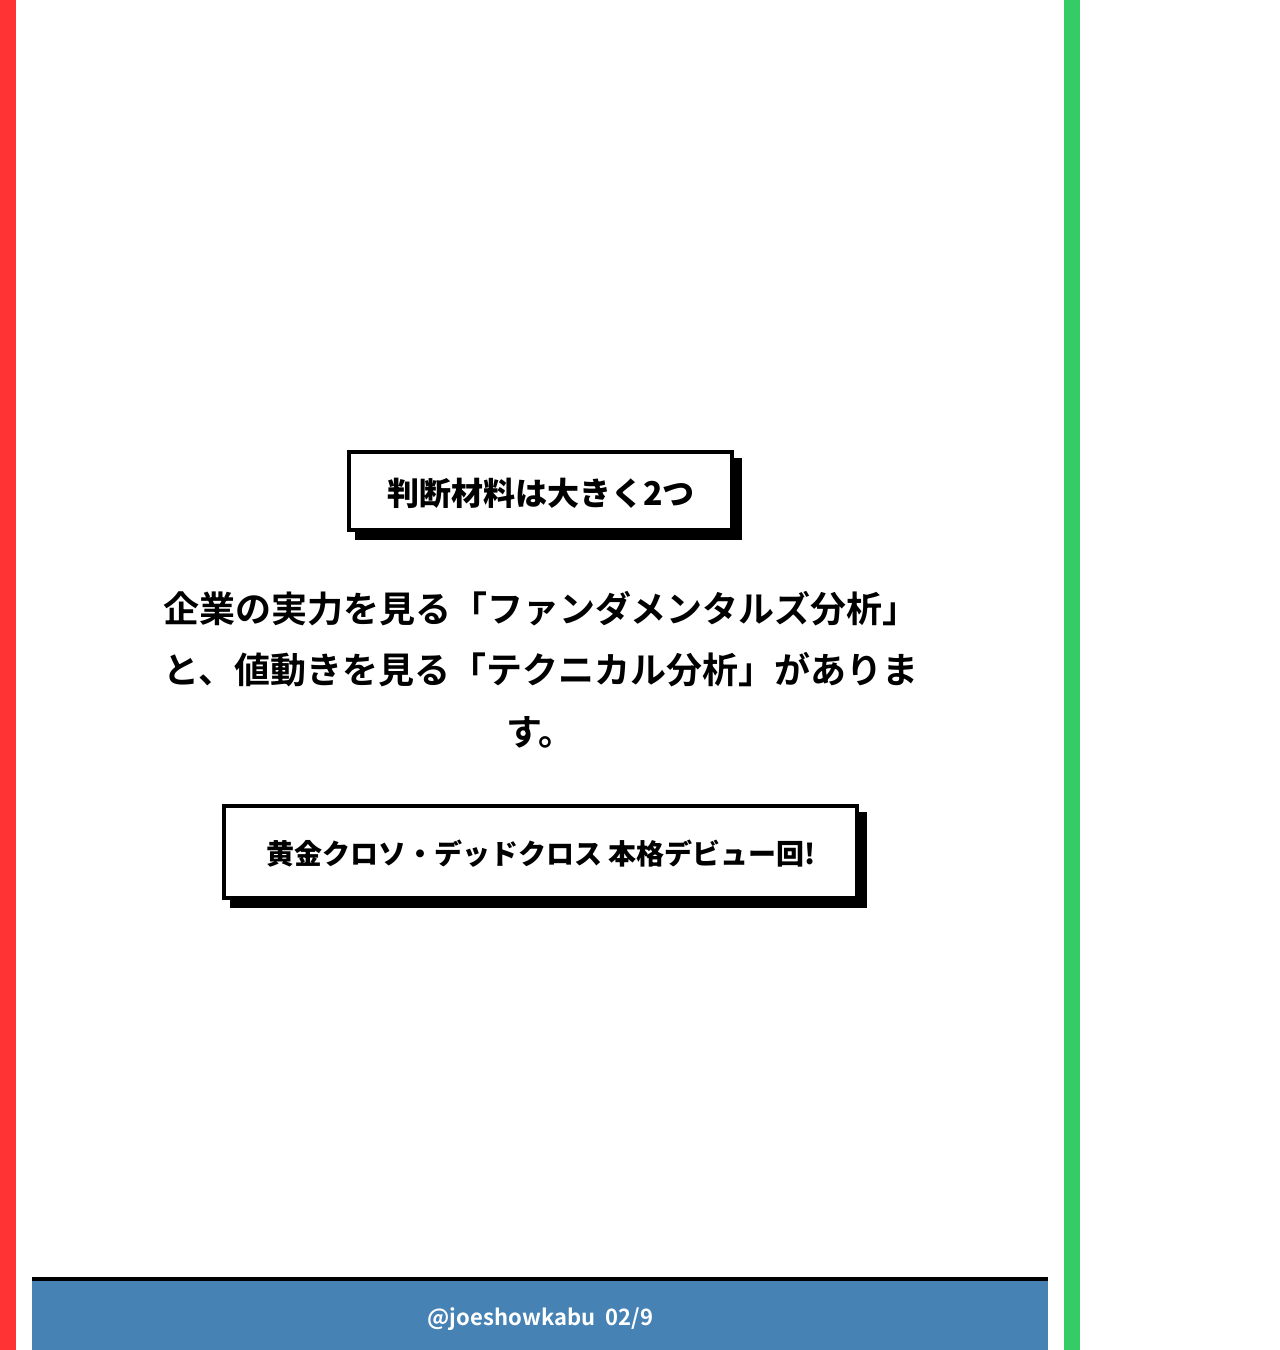
<file: slides/lectures/episode-09/slide-02.html>
<!DOCTYPE html>
<html lang="ja"><head><meta charset="UTF-8">
<link href="https://fonts.googleapis.com/css2?family=Noto+Sans+JP:wght@700;900&display=swap" rel="stylesheet">
<style>
html,body{margin:0;padding:0;}
*{box-sizing:border-box;}
.slide{width:1080px;height:1350px;background:#FFFFFF;border-left:16px solid #FF3333;border-right:16px solid #33CC66;
  font-family:'Noto Sans JP',sans-serif;position:relative;display:flex;flex-direction:column;
  align-items:center;justify-content:center;gap:44px;padding:60px 70px;}
.box{border:4px solid #000000;box-shadow:8px 8px 0 #000000;background:#FFFFFF;}
.badge{padding:14px 36px;font-size:32px;font-weight:900;}
.title{padding:40px 56px;font-size:72px;font-weight:900;letter-spacing:-0.02em;text-align:center;line-height:1.3;}
.subtitle{font-size:36px;font-weight:700;text-align:center;max-width:820px;line-height:1.6;}
.body-text{font-size:36px;font-weight:700;text-align:center;max-width:820px;line-height:1.7;}
.char{width:340px;height:340px;display:flex;align-items:center;justify-content:center;
  font-size:28px;font-weight:700;text-align:center;padding:20px;}
.char-row{display:flex;gap:40px;align-items:center;justify-content:center;}
.char-label{font-size:26px;font-weight:900;margin-top:16px;text-align:center;}
.list{display:flex;flex-direction:column;gap:28px;align-items:flex-start;}
.list-item{font-size:34px;font-weight:700;line-height:1.5;display:flex;gap:16px;align-items:flex-start;}
.list-num{background:#000;color:#fff;border-radius:0;width:44px;height:44px;min-width:44px;
  display:flex;align-items:center;justify-content:center;font-size:26px;font-weight:900;}
.footer{position:absolute;bottom:0;left:16px;right:16px;background:#4682B4;color:#FFFFFF;
  font-size:22px;font-weight:700;text-align:center;padding:18px 24px;border-top:4px solid #000000;
  line-height:1.5;}
</style></head><body>
<div class="slide">
  <div class="box badge">判断材料は大きく2つ</div>
  <div class="body-text">企業の実力を見る「ファンダメンタルズ分析」と、値動きを見る「テクニカル分析」があります。</div>
  <div class="box" style="padding:24px 40px;font-size:28px;font-weight:900;">黄金クロソ・デッドクロス 本格デビュー回!</div>
  <div class="footer">@joeshowkabu&nbsp;&nbsp;02/9</div>
</div></body></html>
</file>
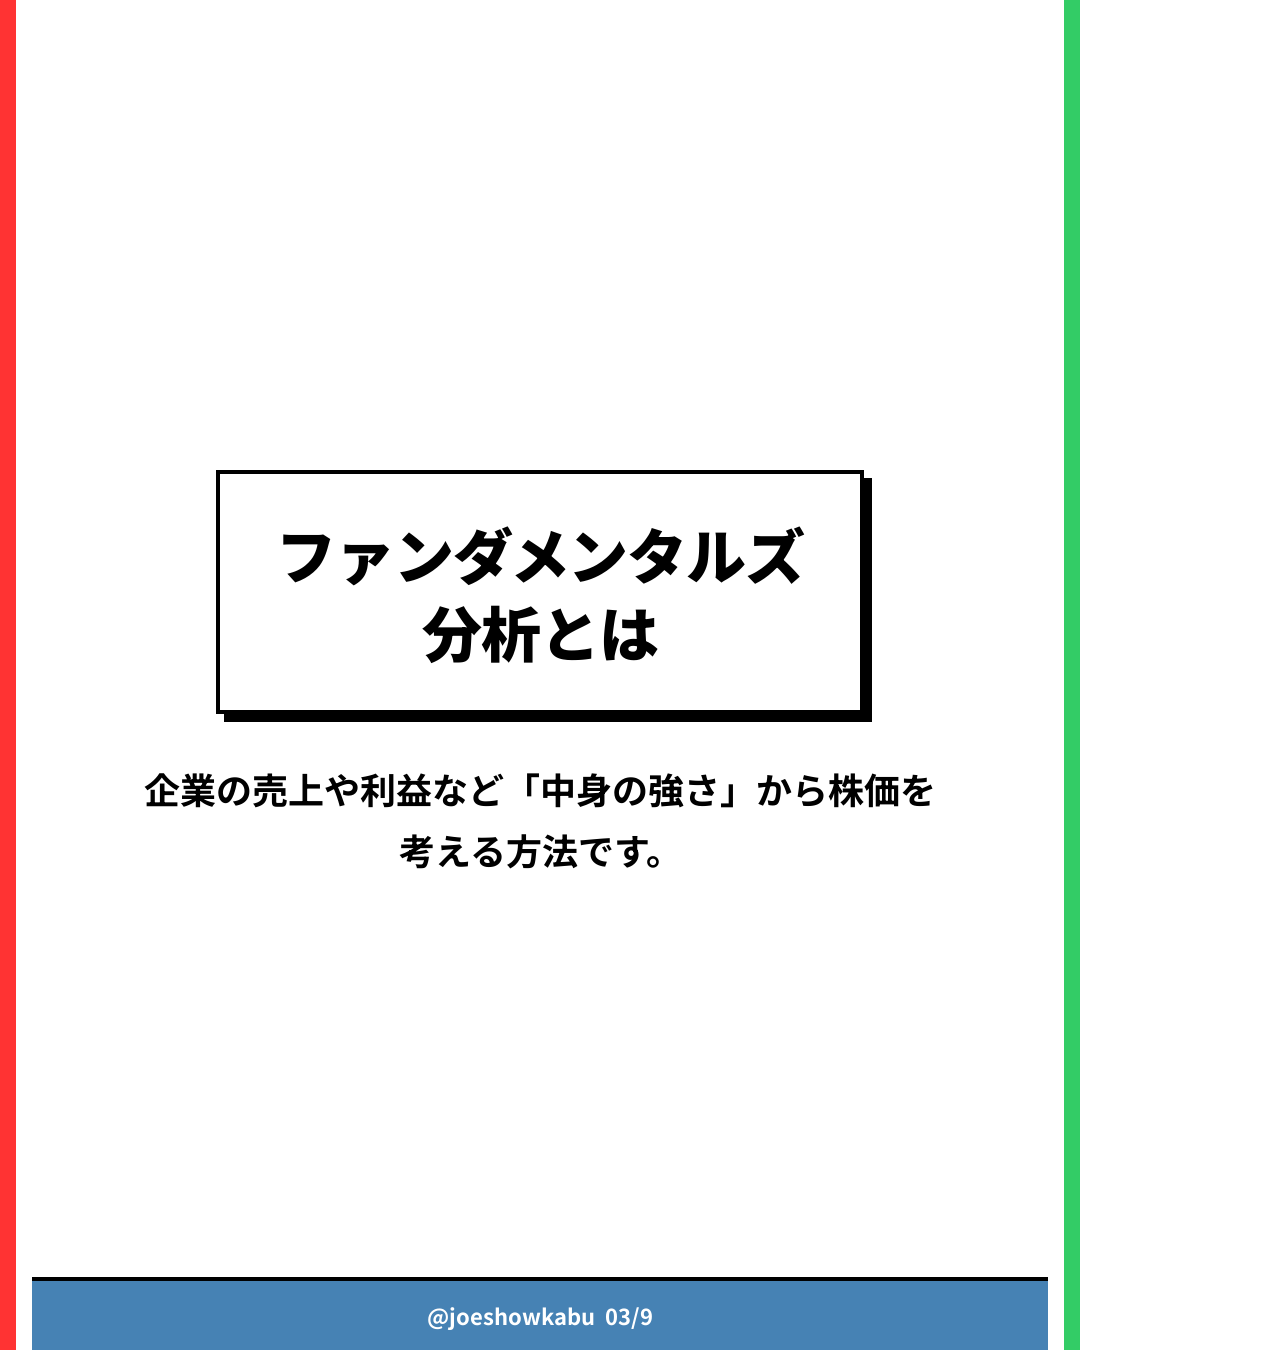
<file: slides/lectures/episode-09/slide-03.html>
<!DOCTYPE html>
<html lang="ja"><head><meta charset="UTF-8">
<link href="https://fonts.googleapis.com/css2?family=Noto+Sans+JP:wght@700;900&display=swap" rel="stylesheet">
<style>
html,body{margin:0;padding:0;}
*{box-sizing:border-box;}
.slide{width:1080px;height:1350px;background:#FFFFFF;border-left:16px solid #FF3333;border-right:16px solid #33CC66;
  font-family:'Noto Sans JP',sans-serif;position:relative;display:flex;flex-direction:column;
  align-items:center;justify-content:center;gap:44px;padding:60px 70px;}
.box{border:4px solid #000000;box-shadow:8px 8px 0 #000000;background:#FFFFFF;}
.badge{padding:14px 36px;font-size:32px;font-weight:900;}
.title{padding:40px 56px;font-size:72px;font-weight:900;letter-spacing:-0.02em;text-align:center;line-height:1.3;}
.subtitle{font-size:36px;font-weight:700;text-align:center;max-width:820px;line-height:1.6;}
.body-text{font-size:36px;font-weight:700;text-align:center;max-width:820px;line-height:1.7;}
.char{width:340px;height:340px;display:flex;align-items:center;justify-content:center;
  font-size:28px;font-weight:700;text-align:center;padding:20px;}
.char-row{display:flex;gap:40px;align-items:center;justify-content:center;}
.char-label{font-size:26px;font-weight:900;margin-top:16px;text-align:center;}
.list{display:flex;flex-direction:column;gap:28px;align-items:flex-start;}
.list-item{font-size:34px;font-weight:700;line-height:1.5;display:flex;gap:16px;align-items:flex-start;}
.list-num{background:#000;color:#fff;border-radius:0;width:44px;height:44px;min-width:44px;
  display:flex;align-items:center;justify-content:center;font-size:26px;font-weight:900;}
.footer{position:absolute;bottom:0;left:16px;right:16px;background:#4682B4;color:#FFFFFF;
  font-size:22px;font-weight:700;text-align:center;padding:18px 24px;border-top:4px solid #000000;
  line-height:1.5;}
</style></head><body>
<div class="slide">
  <div class="box title" style="font-size:60px;">ファンダメンタルズ<br>分析とは</div>
  <div class="body-text">企業の売上や利益など「中身の強さ」から株価を考える方法です。</div>
  <div class="footer">@joeshowkabu&nbsp;&nbsp;03/9</div>
</div></body></html>
</file>
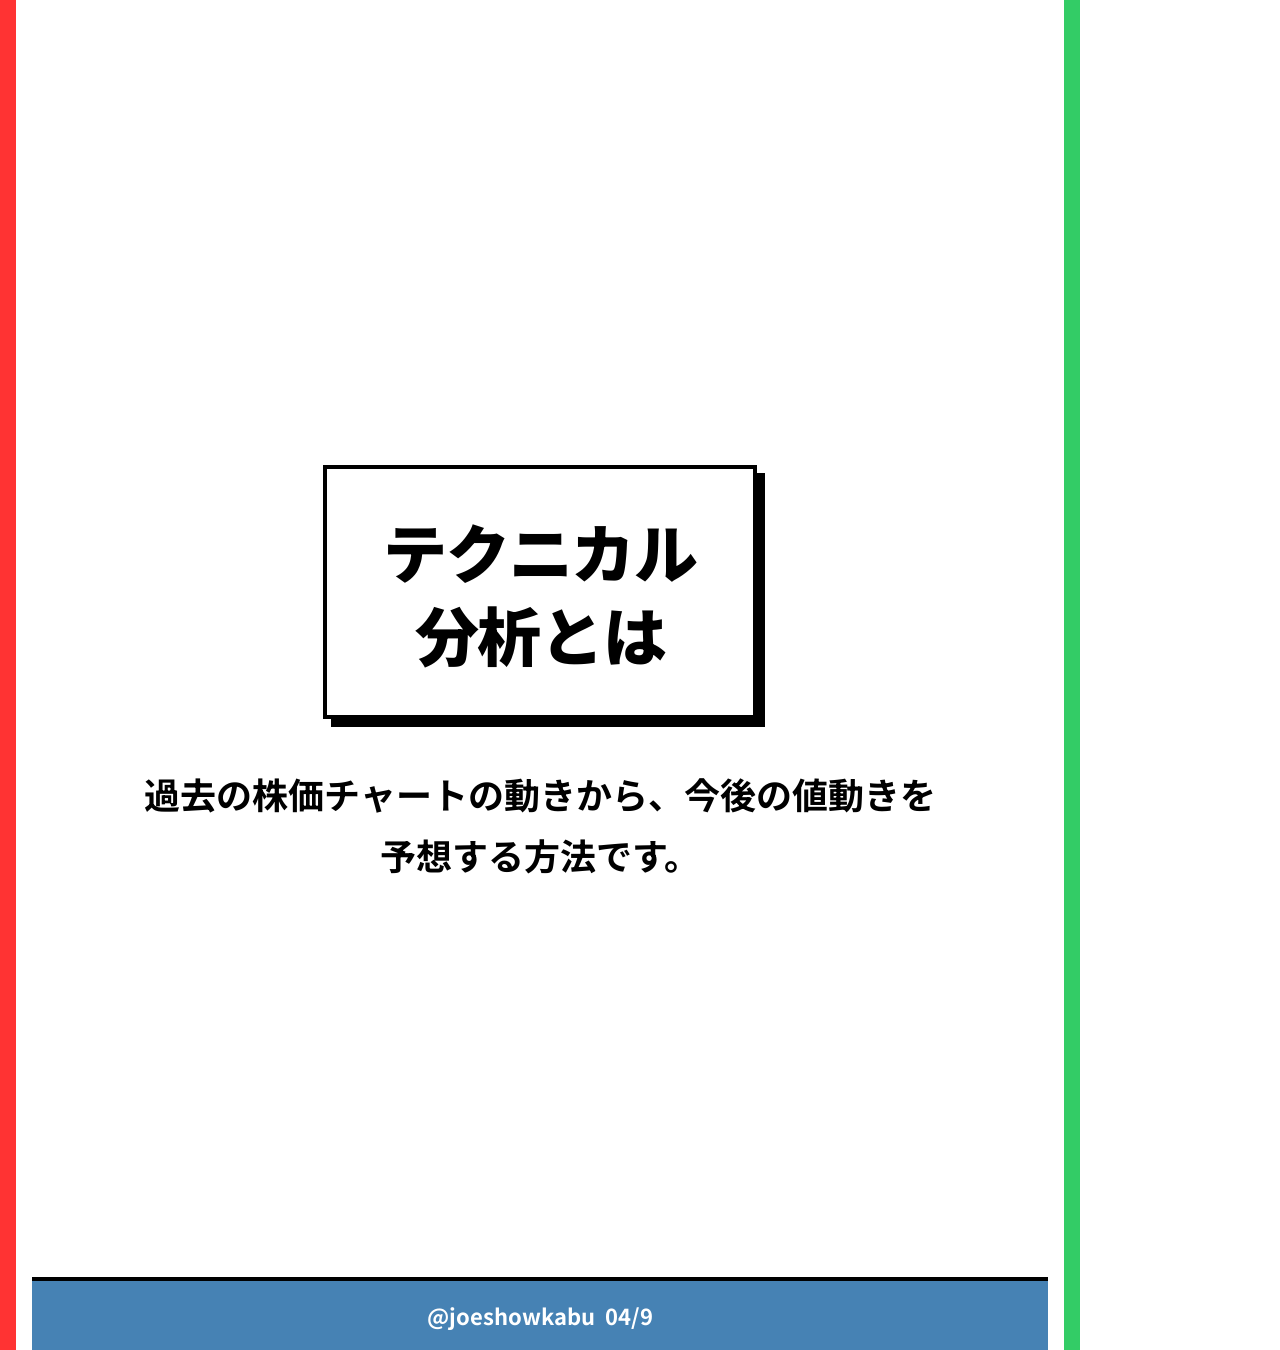
<file: slides/lectures/episode-09/slide-04.html>
<!DOCTYPE html>
<html lang="ja"><head><meta charset="UTF-8">
<link href="https://fonts.googleapis.com/css2?family=Noto+Sans+JP:wght@700;900&display=swap" rel="stylesheet">
<style>
html,body{margin:0;padding:0;}
*{box-sizing:border-box;}
.slide{width:1080px;height:1350px;background:#FFFFFF;border-left:16px solid #FF3333;border-right:16px solid #33CC66;
  font-family:'Noto Sans JP',sans-serif;position:relative;display:flex;flex-direction:column;
  align-items:center;justify-content:center;gap:44px;padding:60px 70px;}
.box{border:4px solid #000000;box-shadow:8px 8px 0 #000000;background:#FFFFFF;}
.badge{padding:14px 36px;font-size:32px;font-weight:900;}
.title{padding:40px 56px;font-size:72px;font-weight:900;letter-spacing:-0.02em;text-align:center;line-height:1.3;}
.subtitle{font-size:36px;font-weight:700;text-align:center;max-width:820px;line-height:1.6;}
.body-text{font-size:36px;font-weight:700;text-align:center;max-width:820px;line-height:1.7;}
.char{width:340px;height:340px;display:flex;align-items:center;justify-content:center;
  font-size:28px;font-weight:700;text-align:center;padding:20px;}
.char-row{display:flex;gap:40px;align-items:center;justify-content:center;}
.char-label{font-size:26px;font-weight:900;margin-top:16px;text-align:center;}
.list{display:flex;flex-direction:column;gap:28px;align-items:flex-start;}
.list-item{font-size:34px;font-weight:700;line-height:1.5;display:flex;gap:16px;align-items:flex-start;}
.list-num{background:#000;color:#fff;border-radius:0;width:44px;height:44px;min-width:44px;
  display:flex;align-items:center;justify-content:center;font-size:26px;font-weight:900;}
.footer{position:absolute;bottom:0;left:16px;right:16px;background:#4682B4;color:#FFFFFF;
  font-size:22px;font-weight:700;text-align:center;padding:18px 24px;border-top:4px solid #000000;
  line-height:1.5;}
</style></head><body>
<div class="slide">
  <div class="box title" style="font-size:64px;">テクニカル<br>分析とは</div>
  <div class="body-text">過去の株価チャートの動きから、今後の値動きを予想する方法です。</div>
  <div class="footer">@joeshowkabu&nbsp;&nbsp;04/9</div>
</div></body></html>
</file>
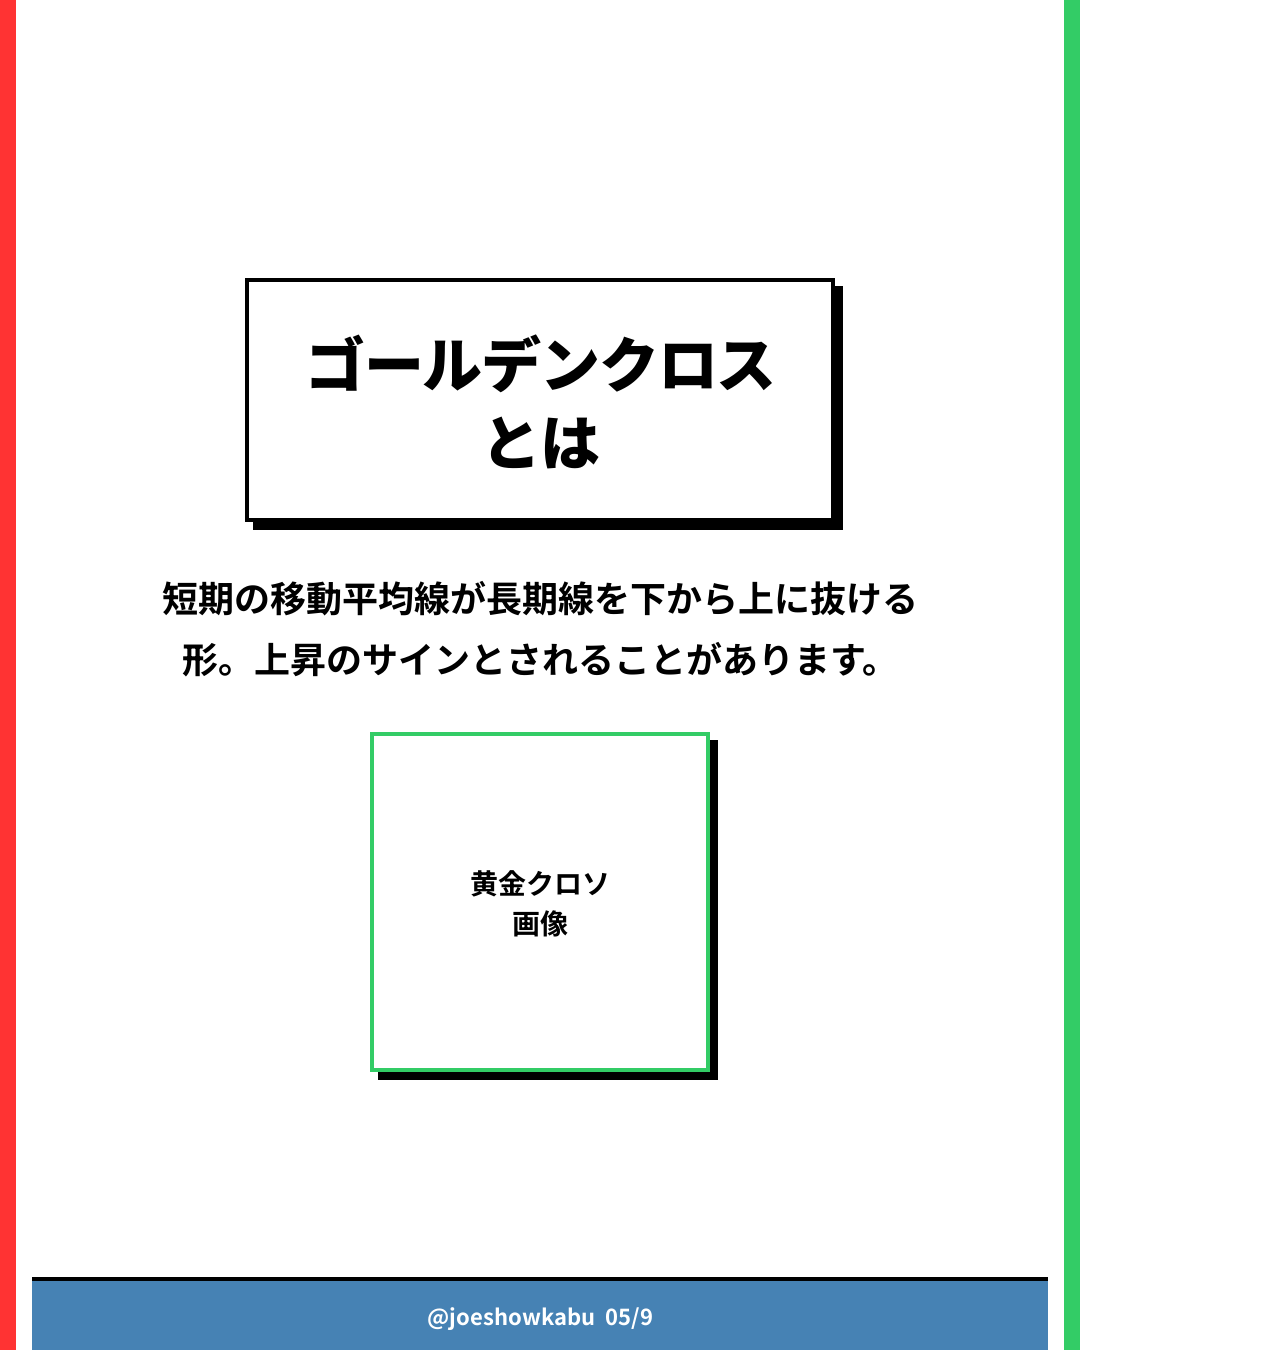
<file: slides/lectures/episode-09/slide-05.html>
<!DOCTYPE html>
<html lang="ja"><head><meta charset="UTF-8">
<link href="https://fonts.googleapis.com/css2?family=Noto+Sans+JP:wght@700;900&display=swap" rel="stylesheet">
<style>
html,body{margin:0;padding:0;}
*{box-sizing:border-box;}
.slide{width:1080px;height:1350px;background:#FFFFFF;border-left:16px solid #FF3333;border-right:16px solid #33CC66;
  font-family:'Noto Sans JP',sans-serif;position:relative;display:flex;flex-direction:column;
  align-items:center;justify-content:center;gap:44px;padding:60px 70px;}
.box{border:4px solid #000000;box-shadow:8px 8px 0 #000000;background:#FFFFFF;}
.badge{padding:14px 36px;font-size:32px;font-weight:900;}
.title{padding:40px 56px;font-size:72px;font-weight:900;letter-spacing:-0.02em;text-align:center;line-height:1.3;}
.subtitle{font-size:36px;font-weight:700;text-align:center;max-width:820px;line-height:1.6;}
.body-text{font-size:36px;font-weight:700;text-align:center;max-width:820px;line-height:1.7;}
.char{width:340px;height:340px;display:flex;align-items:center;justify-content:center;
  font-size:28px;font-weight:700;text-align:center;padding:20px;}
.char-row{display:flex;gap:40px;align-items:center;justify-content:center;}
.char-label{font-size:26px;font-weight:900;margin-top:16px;text-align:center;}
.list{display:flex;flex-direction:column;gap:28px;align-items:flex-start;}
.list-item{font-size:34px;font-weight:700;line-height:1.5;display:flex;gap:16px;align-items:flex-start;}
.list-num{background:#000;color:#fff;border-radius:0;width:44px;height:44px;min-width:44px;
  display:flex;align-items:center;justify-content:center;font-size:26px;font-weight:900;}
.footer{position:absolute;bottom:0;left:16px;right:16px;background:#4682B4;color:#FFFFFF;
  font-size:22px;font-weight:700;text-align:center;padding:18px 24px;border-top:4px solid #000000;
  line-height:1.5;}
</style></head><body>
<div class="slide">
  <div class="box title" style="font-size:60px;">ゴールデンクロス<br>とは</div>
  <div class="body-text">短期の移動平均線が長期線を下から上に抜ける形。上昇のサインとされることがあります。</div>
  <div class="char-row">
    <div class="box char" style="border-color:#33CC66;">黄金クロソ<br>画像</div>
  </div>
  <div class="footer">@joeshowkabu&nbsp;&nbsp;05/9</div>
</div></body></html>
</file>
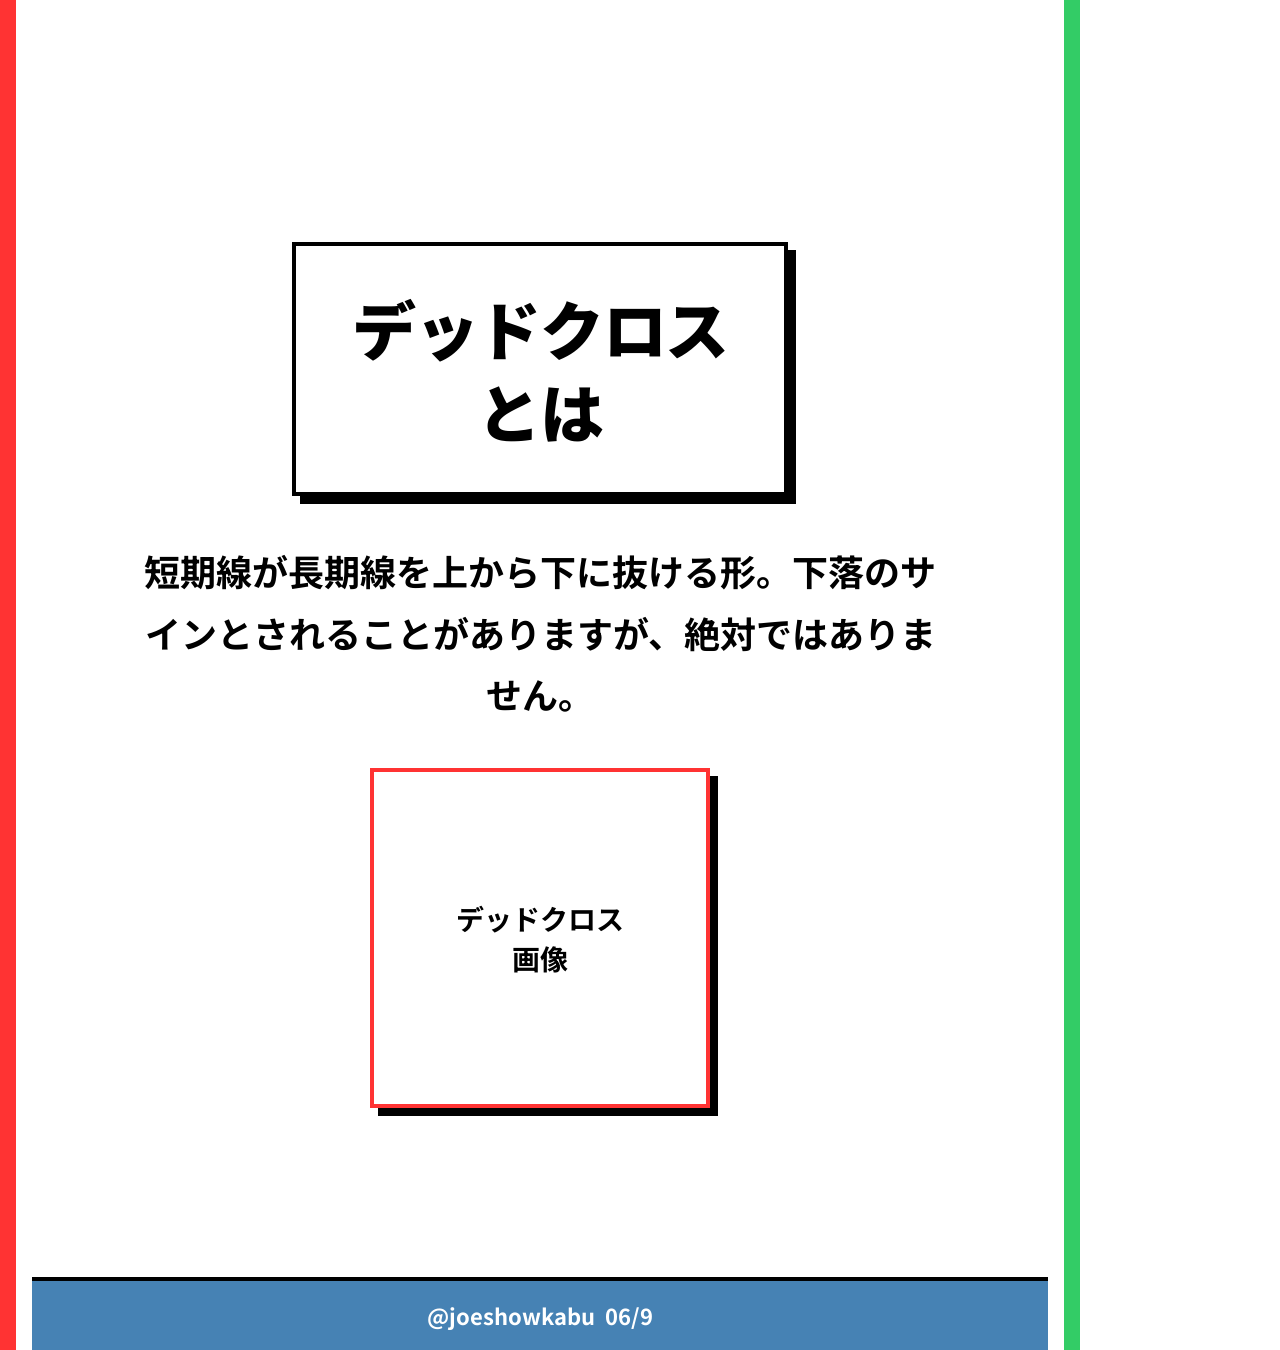
<file: slides/lectures/episode-09/slide-06.html>
<!DOCTYPE html>
<html lang="ja"><head><meta charset="UTF-8">
<link href="https://fonts.googleapis.com/css2?family=Noto+Sans+JP:wght@700;900&display=swap" rel="stylesheet">
<style>
html,body{margin:0;padding:0;}
*{box-sizing:border-box;}
.slide{width:1080px;height:1350px;background:#FFFFFF;border-left:16px solid #FF3333;border-right:16px solid #33CC66;
  font-family:'Noto Sans JP',sans-serif;position:relative;display:flex;flex-direction:column;
  align-items:center;justify-content:center;gap:44px;padding:60px 70px;}
.box{border:4px solid #000000;box-shadow:8px 8px 0 #000000;background:#FFFFFF;}
.badge{padding:14px 36px;font-size:32px;font-weight:900;}
.title{padding:40px 56px;font-size:72px;font-weight:900;letter-spacing:-0.02em;text-align:center;line-height:1.3;}
.subtitle{font-size:36px;font-weight:700;text-align:center;max-width:820px;line-height:1.6;}
.body-text{font-size:36px;font-weight:700;text-align:center;max-width:820px;line-height:1.7;}
.char{width:340px;height:340px;display:flex;align-items:center;justify-content:center;
  font-size:28px;font-weight:700;text-align:center;padding:20px;}
.char-row{display:flex;gap:40px;align-items:center;justify-content:center;}
.char-label{font-size:26px;font-weight:900;margin-top:16px;text-align:center;}
.list{display:flex;flex-direction:column;gap:28px;align-items:flex-start;}
.list-item{font-size:34px;font-weight:700;line-height:1.5;display:flex;gap:16px;align-items:flex-start;}
.list-num{background:#000;color:#fff;border-radius:0;width:44px;height:44px;min-width:44px;
  display:flex;align-items:center;justify-content:center;font-size:26px;font-weight:900;}
.footer{position:absolute;bottom:0;left:16px;right:16px;background:#4682B4;color:#FFFFFF;
  font-size:22px;font-weight:700;text-align:center;padding:18px 24px;border-top:4px solid #000000;
  line-height:1.5;}
</style></head><body>
<div class="slide">
  <div class="box title" style="font-size:64px;">デッドクロス<br>とは</div>
  <div class="body-text">短期線が長期線を上から下に抜ける形。下落のサインとされることがありますが、絶対ではありません。</div>
  <div class="char-row">
    <div class="box char" style="border-color:#FF3333;">デッドクロス<br>画像</div>
  </div>
  <div class="footer">@joeshowkabu&nbsp;&nbsp;06/9</div>
</div></body></html>
</file>
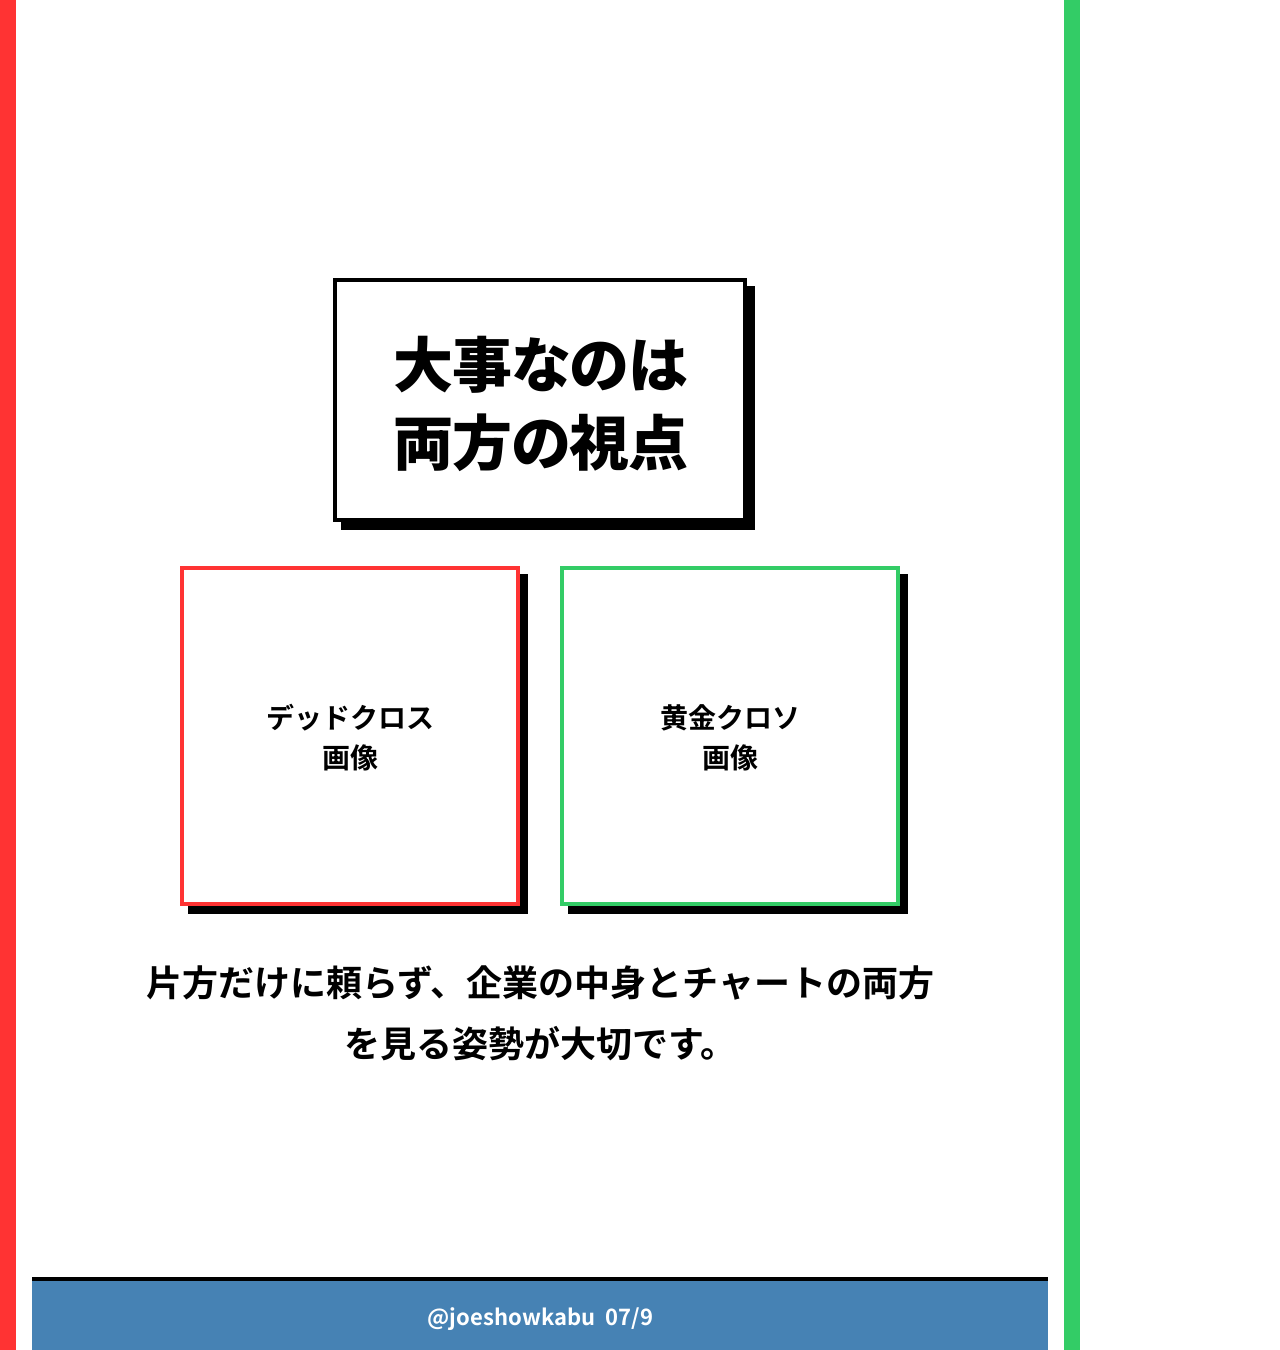
<file: slides/lectures/episode-09/slide-07.html>
<!DOCTYPE html>
<html lang="ja"><head><meta charset="UTF-8">
<link href="https://fonts.googleapis.com/css2?family=Noto+Sans+JP:wght@700;900&display=swap" rel="stylesheet">
<style>
html,body{margin:0;padding:0;}
*{box-sizing:border-box;}
.slide{width:1080px;height:1350px;background:#FFFFFF;border-left:16px solid #FF3333;border-right:16px solid #33CC66;
  font-family:'Noto Sans JP',sans-serif;position:relative;display:flex;flex-direction:column;
  align-items:center;justify-content:center;gap:44px;padding:60px 70px;}
.box{border:4px solid #000000;box-shadow:8px 8px 0 #000000;background:#FFFFFF;}
.badge{padding:14px 36px;font-size:32px;font-weight:900;}
.title{padding:40px 56px;font-size:72px;font-weight:900;letter-spacing:-0.02em;text-align:center;line-height:1.3;}
.subtitle{font-size:36px;font-weight:700;text-align:center;max-width:820px;line-height:1.6;}
.body-text{font-size:36px;font-weight:700;text-align:center;max-width:820px;line-height:1.7;}
.char{width:340px;height:340px;display:flex;align-items:center;justify-content:center;
  font-size:28px;font-weight:700;text-align:center;padding:20px;}
.char-row{display:flex;gap:40px;align-items:center;justify-content:center;}
.char-label{font-size:26px;font-weight:900;margin-top:16px;text-align:center;}
.list{display:flex;flex-direction:column;gap:28px;align-items:flex-start;}
.list-item{font-size:34px;font-weight:700;line-height:1.5;display:flex;gap:16px;align-items:flex-start;}
.list-num{background:#000;color:#fff;border-radius:0;width:44px;height:44px;min-width:44px;
  display:flex;align-items:center;justify-content:center;font-size:26px;font-weight:900;}
.footer{position:absolute;bottom:0;left:16px;right:16px;background:#4682B4;color:#FFFFFF;
  font-size:22px;font-weight:700;text-align:center;padding:18px 24px;border-top:4px solid #000000;
  line-height:1.5;}
</style></head><body>
<div class="slide">
  <div class="box title" style="font-size:60px;">大事なのは<br>両方の視点</div>
  <div class="char-row">
    <div class="box char" style="border-color:#FF3333;">デッドクロス<br>画像</div>
    <div class="box char" style="border-color:#33CC66;">黄金クロソ<br>画像</div>
  </div>
  <div class="body-text">片方だけに頼らず、企業の中身とチャートの両方を見る姿勢が大切です。</div>
  <div class="footer">@joeshowkabu&nbsp;&nbsp;07/9</div>
</div></body></html>
</file>
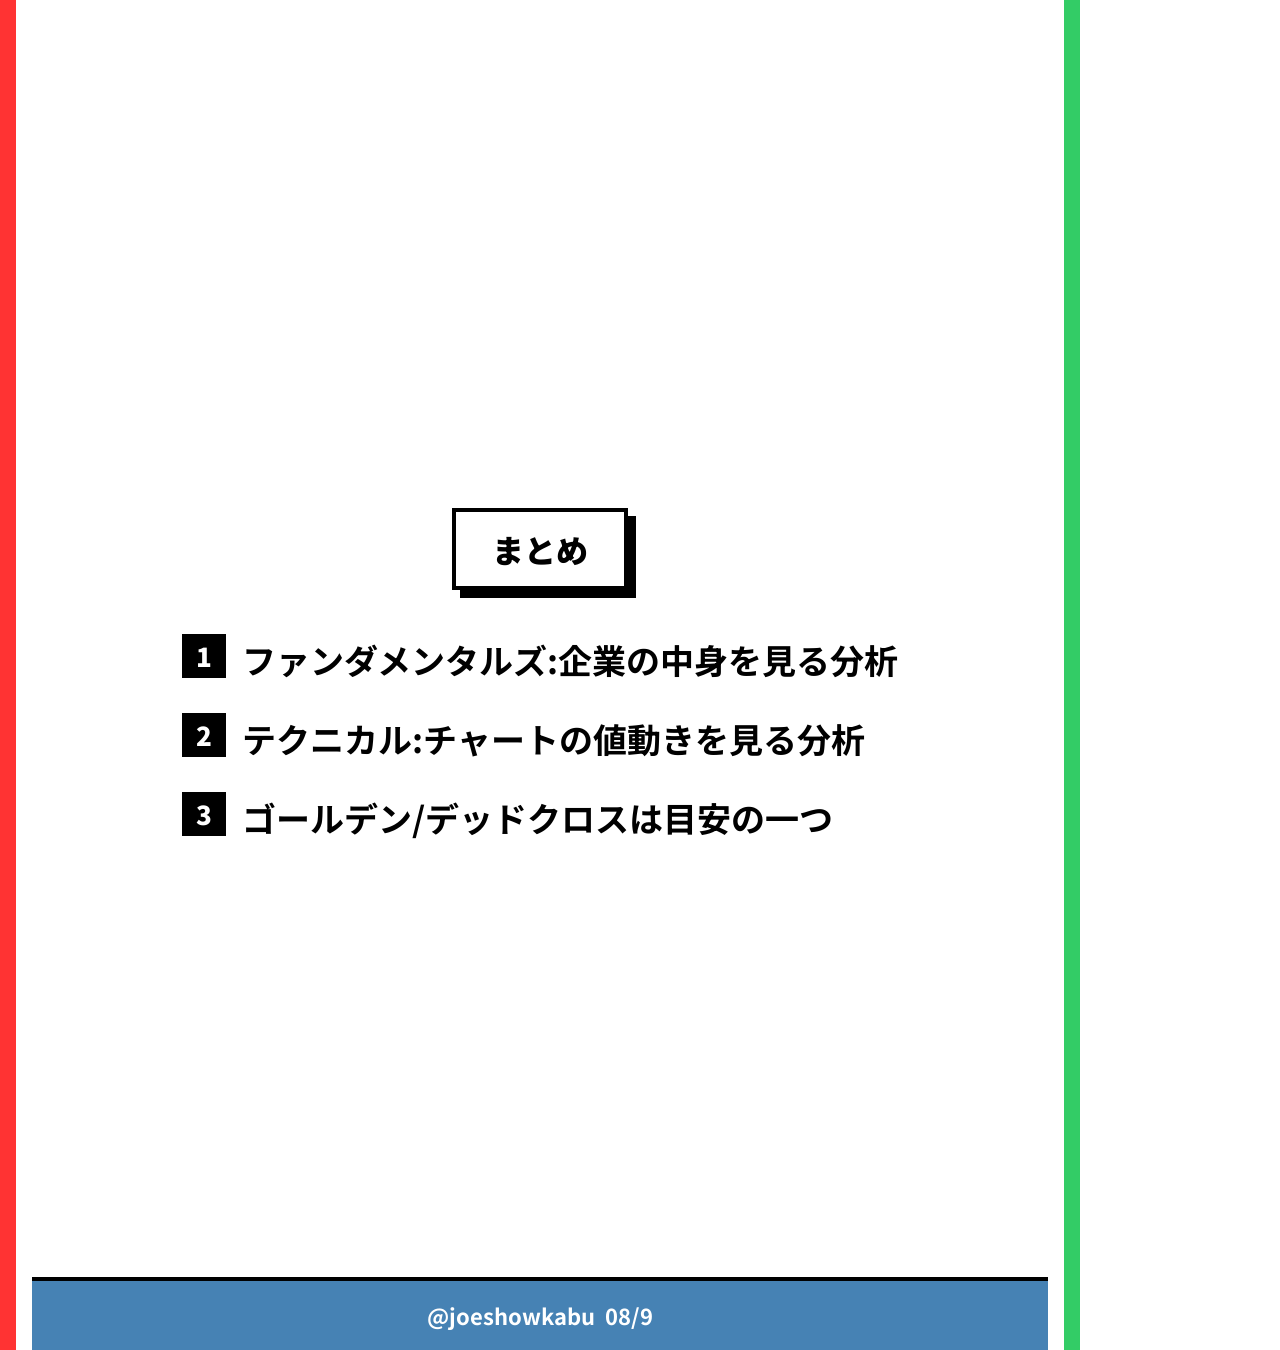
<file: slides/lectures/episode-09/slide-08.html>
<!DOCTYPE html>
<html lang="ja"><head><meta charset="UTF-8">
<link href="https://fonts.googleapis.com/css2?family=Noto+Sans+JP:wght@700;900&display=swap" rel="stylesheet">
<style>
html,body{margin:0;padding:0;}
*{box-sizing:border-box;}
.slide{width:1080px;height:1350px;background:#FFFFFF;border-left:16px solid #FF3333;border-right:16px solid #33CC66;
  font-family:'Noto Sans JP',sans-serif;position:relative;display:flex;flex-direction:column;
  align-items:center;justify-content:center;gap:44px;padding:60px 70px;}
.box{border:4px solid #000000;box-shadow:8px 8px 0 #000000;background:#FFFFFF;}
.badge{padding:14px 36px;font-size:32px;font-weight:900;}
.title{padding:40px 56px;font-size:72px;font-weight:900;letter-spacing:-0.02em;text-align:center;line-height:1.3;}
.subtitle{font-size:36px;font-weight:700;text-align:center;max-width:820px;line-height:1.6;}
.body-text{font-size:36px;font-weight:700;text-align:center;max-width:820px;line-height:1.7;}
.char{width:340px;height:340px;display:flex;align-items:center;justify-content:center;
  font-size:28px;font-weight:700;text-align:center;padding:20px;}
.char-row{display:flex;gap:40px;align-items:center;justify-content:center;}
.char-label{font-size:26px;font-weight:900;margin-top:16px;text-align:center;}
.list{display:flex;flex-direction:column;gap:28px;align-items:flex-start;}
.list-item{font-size:34px;font-weight:700;line-height:1.5;display:flex;gap:16px;align-items:flex-start;}
.list-num{background:#000;color:#fff;border-radius:0;width:44px;height:44px;min-width:44px;
  display:flex;align-items:center;justify-content:center;font-size:26px;font-weight:900;}
.footer{position:absolute;bottom:0;left:16px;right:16px;background:#4682B4;color:#FFFFFF;
  font-size:22px;font-weight:700;text-align:center;padding:18px 24px;border-top:4px solid #000000;
  line-height:1.5;}
</style></head><body>
<div class="slide">
  <div class="box badge">まとめ</div>
  <div class="list">
    <div class="list-item"><div class="list-num">1</div><div>ファンダメンタルズ:企業の中身を見る分析</div></div>
    <div class="list-item"><div class="list-num">2</div><div>テクニカル:チャートの値動きを見る分析</div></div>
    <div class="list-item"><div class="list-num">3</div><div>ゴールデン/デッドクロスは目安の一つ</div></div>
  </div>
  <div class="footer">@joeshowkabu&nbsp;&nbsp;08/9</div>
</div></body></html>
</file>
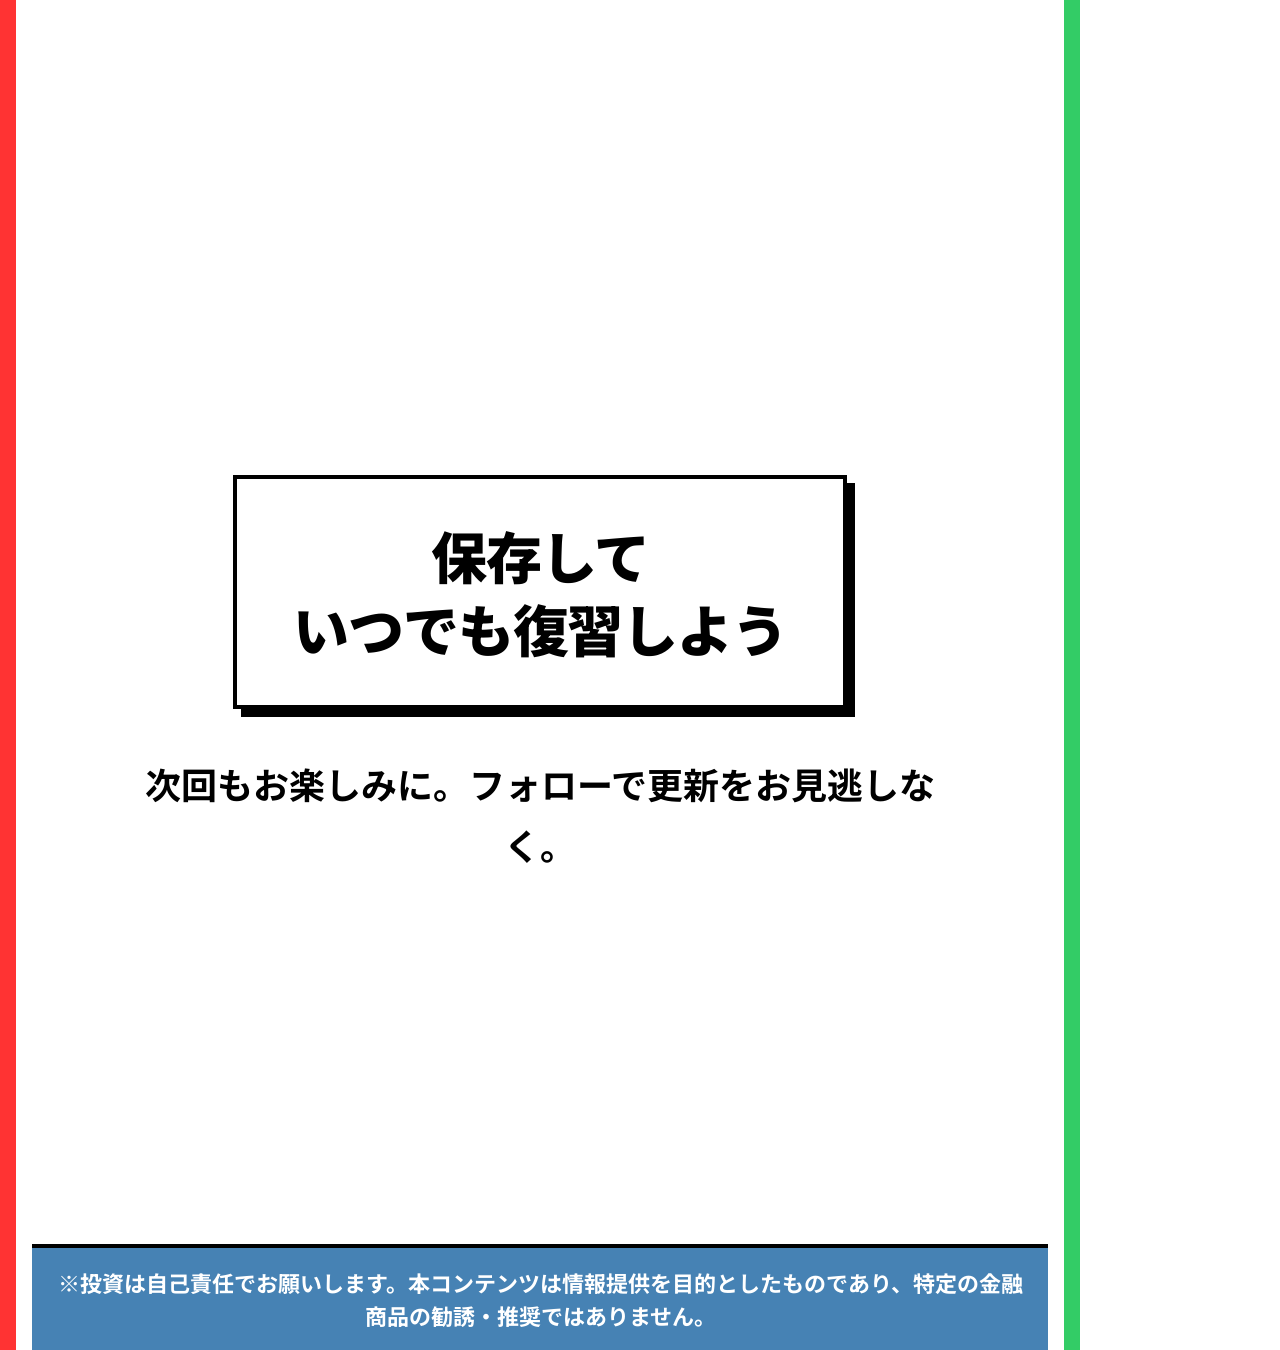
<file: slides/lectures/episode-09/slide-09.html>
<!DOCTYPE html>
<html lang="ja"><head><meta charset="UTF-8">
<link href="https://fonts.googleapis.com/css2?family=Noto+Sans+JP:wght@700;900&display=swap" rel="stylesheet">
<style>
html,body{margin:0;padding:0;}
*{box-sizing:border-box;}
.slide{width:1080px;height:1350px;background:#FFFFFF;border-left:16px solid #FF3333;border-right:16px solid #33CC66;
  font-family:'Noto Sans JP',sans-serif;position:relative;display:flex;flex-direction:column;
  align-items:center;justify-content:center;gap:44px;padding:60px 70px;}
.box{border:4px solid #000000;box-shadow:8px 8px 0 #000000;background:#FFFFFF;}
.badge{padding:14px 36px;font-size:32px;font-weight:900;}
.title{padding:40px 56px;font-size:72px;font-weight:900;letter-spacing:-0.02em;text-align:center;line-height:1.3;}
.subtitle{font-size:36px;font-weight:700;text-align:center;max-width:820px;line-height:1.6;}
.body-text{font-size:36px;font-weight:700;text-align:center;max-width:820px;line-height:1.7;}
.char{width:340px;height:340px;display:flex;align-items:center;justify-content:center;
  font-size:28px;font-weight:700;text-align:center;padding:20px;}
.char-row{display:flex;gap:40px;align-items:center;justify-content:center;}
.char-label{font-size:26px;font-weight:900;margin-top:16px;text-align:center;}
.list{display:flex;flex-direction:column;gap:28px;align-items:flex-start;}
.list-item{font-size:34px;font-weight:700;line-height:1.5;display:flex;gap:16px;align-items:flex-start;}
.list-num{background:#000;color:#fff;border-radius:0;width:44px;height:44px;min-width:44px;
  display:flex;align-items:center;justify-content:center;font-size:26px;font-weight:900;}
.footer{position:absolute;bottom:0;left:16px;right:16px;background:#4682B4;color:#FFFFFF;
  font-size:22px;font-weight:700;text-align:center;padding:18px 24px;border-top:4px solid #000000;
  line-height:1.5;}
</style></head><body>
<div class="slide">
  <div class="box title" style="font-size:56px;">保存して<br>いつでも復習しよう</div>
  <div class="body-text">次回もお楽しみに。フォローで更新をお見逃しなく。</div>
  <div class="footer">※投資は自己責任でお願いします。本コンテンツは情報提供を目的としたものであり、特定の金融商品の勧誘・推奨ではありません。</div>
</div></body></html>
</file>
<file: assets/style.css>
:root{
  --red:#FF3333;
  --green:#33CC66;
  --black:#000000;
  --white:#FFFFFF;
  --ink:#000000;
  --r-sm:10px;
  --r-md:16px;
  --r-lg:22px;
}
*{box-sizing:border-box;}
html{scroll-behavior:smooth;}
body{margin:0;font-family:'Noto Sans JP',sans-serif;color:var(--black);background:var(--white);line-height:1.7;overflow-x:hidden;}
a{color:inherit;text-decoration:none;}
img{max-width:100%;}
/* キーボード操作時に「今どこを選んでいるか」が分かるようにする(マウス操作時は出さない) */
:focus-visible{outline:3px solid var(--red);outline-offset:2px;}
/* 「動きを減らす」設定にしている利用者には、自動スライドや装飾的な動きを止める */
@media (prefers-reduced-motion: reduce){
  *{animation-duration:0.01ms !important;transition-duration:0.01ms !important;}
  html{scroll-behavior:auto;}
}
.frame{border-left:10px solid var(--red);border-right:10px solid var(--green);min-height:100vh;}
.container{max-width:1100px;margin:0 auto;padding:0 32px;}

/* header */
header{padding:24px 0;position:sticky;top:0;background:var(--white);z-index:20;border-bottom:2px solid var(--black);transition:transform .25s ease;}
header.header-hidden{transform:translateY(-100%);}
header .container{display:flex;justify-content:space-between;align-items:center;flex-wrap:wrap;gap:16px;max-width:none;}
.logo-link{display:inline-flex;flex-shrink:0;}
.logo-img{height:56px;width:auto;display:block;}
nav ul{list-style:none;display:flex;gap:18px;margin:0;padding:0;font-weight:700;font-size:15px;flex-wrap:wrap;}
nav ul a:hover{color:var(--red);}
nav ul a.active{color:var(--red);}
.header-actions{display:flex;align-items:center;gap:16px;flex-wrap:wrap;}
.btn-insta{
  border:2px solid var(--black);background:var(--white);border-radius:999px;
  padding:10px 22px;font-weight:900;font-size:14px;
  box-shadow:4px 4px 0 var(--black);display:inline-flex;align-items:center;gap:8px;
  transition:transform .1s, box-shadow .1s;cursor:pointer;white-space:nowrap;
}
.btn-insta:hover{transform:translate(-2px,-2px);box-shadow:6px 6px 0 var(--black);}

/* menu toggle (常時表示・ヘッダーが隠れていても操作可能) */
.menu-toggle{
  position:fixed;top:20px;right:20px;z-index:30;
  width:48px;height:48px;border:2px solid var(--black);border-radius:var(--r-sm);
  background:var(--white);box-shadow:4px 4px 0 var(--black);cursor:pointer;
  display:flex;flex-direction:column;align-items:center;justify-content:center;gap:5px;
  transition:transform .1s, box-shadow .1s;
}
.menu-toggle:hover{transform:translate(-2px,-2px);box-shadow:6px 6px 0 var(--black);}
.menu-toggle span{width:22px;height:2px;background:var(--black);display:block;}
/* PCでは固定表示の三本線ボタンとヘッダー右端の「Instagramで見る」が重ならないよう右側に余白を確保 */
@media (min-width:901px){
  header .container{padding-right:96px;}
}

.menu-backdrop{position:fixed;inset:0;background:rgba(0,0,0,0.6);z-index:40;display:none;}
.menu-backdrop.open{display:block;}
.menu-drawer{
  position:fixed;top:0;right:0;height:100%;width:min(300px,80vw);
  background:var(--white);border-left:3px solid var(--black);z-index:41;
  padding:80px 28px 28px;box-sizing:border-box;
  transform:translateX(100%);transition:transform .25s ease;
  display:flex;flex-direction:column;gap:28px;overflow-y:auto;
}
.menu-drawer.open{transform:translateX(0);}
.menu-drawer-close{
  position:absolute;top:20px;right:20px;width:40px;height:40px;
  border:2px solid var(--black);border-radius:999px;background:var(--white);
  font-weight:900;font-size:18px;cursor:pointer;box-shadow:3px 3px 0 var(--black);
}
.menu-drawer nav ul{list-style:none;display:flex;flex-direction:column;gap:20px;margin:0;padding:0;font-weight:900;font-size:18px;}
.menu-drawer nav ul a:hover{color:var(--red);}
.menu-drawer nav ul a.active{color:var(--red);}
.menu-drawer .header-actions{flex-direction:row;flex-wrap:wrap;align-self:flex-start;}
.menu-drawer .drawer-logo{display:inline-flex;align-self:flex-start;}
.menu-drawer .drawer-logo img{height:48px;width:auto;display:block;}

/* back to top (一定量スクロールすると表示) */
.back-to-top{
  position:fixed;bottom:24px;right:20px;z-index:30;
  width:48px;height:48px;border:2px solid var(--black);border-radius:999px;
  background:var(--white);box-shadow:4px 4px 0 var(--black);cursor:pointer;
  font-weight:900;font-size:18px;color:var(--black);
  display:none;align-items:center;justify-content:center;
  transition:transform .1s, box-shadow .1s;
}
.back-to-top.visible{display:flex;}
.back-to-top:hover{transform:translate(-2px,-2px);box-shadow:6px 6px 0 var(--black);}

/* instagram: QRコード or 直接開く、を選べるモーダル */
.insta-modal-backdrop{position:fixed;inset:0;background:rgba(0,0,0,0.6);z-index:50;display:none;}
.insta-modal-backdrop.open{display:block;}
.insta-modal{
  position:fixed;top:50%;left:50%;transform:translate(-50%,-50%);z-index:51;
  background:var(--white);border:3px solid var(--black);border-radius:var(--r-lg);
  box-shadow:8px 8px 0 var(--black);padding:36px 32px;max-width:320px;width:90vw;
  text-align:center;display:none;
}
.insta-modal.open{display:block;}
.insta-modal-close{
  position:absolute;top:-16px;right:-16px;width:36px;height:36px;
  border:2px solid var(--black);border-radius:999px;background:var(--white);
  font-weight:900;font-size:16px;cursor:pointer;box-shadow:3px 3px 0 var(--black);
}
.insta-modal-title{font-weight:900;font-size:18px;margin-bottom:20px;}
.insta-modal-qr{width:160px;height:160px;object-fit:contain;display:block;margin:0 auto 10px;}
.insta-modal-caption{font-size:13px;font-weight:700;color:var(--ink);margin:0 0 20px;}
.insta-modal-divider{font-size:12px;font-weight:900;color:var(--black);margin:0 0 20px;position:relative;}
.insta-modal-open{width:100%;box-sizing:border-box;}

/* language toggle */
.lang-toggle{display:inline-flex;border:2px solid var(--black);border-radius:999px;overflow:hidden;box-shadow:4px 4px 0 var(--black);}
.lang-toggle button{border:none;background:var(--white);font-weight:900;font-size:13px;padding:8px 16px;cursor:pointer;color:var(--black);}
.lang-toggle button + button{border-left:2px solid var(--black);}
.lang-toggle button.active{background:var(--black);color:var(--white);}

/* buttons */
.btn{
  border:2px solid var(--black);border-radius:999px;font-weight:900;font-size:15px;
  padding:16px 30px;box-shadow:5px 5px 0 var(--black);
  transition:transform .1s, box-shadow .1s;display:inline-block;cursor:pointer;
}
.btn:hover{transform:translate(-2px,-2px);box-shadow:7px 7px 0 var(--black);}
.btn-primary{background:var(--red);color:var(--white);}
.btn-secondary{background:var(--green);color:var(--black);}

/* section title */
.section-title{
  display:flex;align-items:baseline;gap:12px;flex-wrap:wrap;
  font-size:clamp(20px,3.5vw,26px);font-weight:900;
  border-bottom:2px solid var(--black);padding-bottom:14px;margin:0 0 32px;
}
.section-title .badge{
  background:var(--black);color:var(--white);border-radius:var(--r-sm);
  font-size:13px;padding:4px 14px;font-weight:900;white-space:nowrap;
}
section{padding:50px 0;}

/* market board (本日の主要指数) */
.market-board{border:2px solid var(--black);border-radius:var(--r-md);box-shadow:4px 4px 0 var(--black);background:var(--white);padding:20px 24px;margin-bottom:28px;}
.market-board-head{display:flex;justify-content:space-between;align-items:baseline;flex-wrap:wrap;gap:8px;margin-bottom:14px;}
.market-board-title{font-weight:900;font-size:15px;}

/* market carousel: 1枚=1指標、3秒ごとに自動スライド */
.market-carousel{overflow:hidden;}
.market-track{display:flex;transition:transform .5s ease;}
.market-slide{flex:0 0 100%;border:3px solid var(--black);border-radius:var(--r-lg);box-shadow:5px 5px 0 var(--black);background:var(--white);padding:28px 24px;text-align:center;}
.market-slide .m-name{font-weight:900;font-size:16px;margin-bottom:10px;}
.market-slide .m-value{font-weight:900;font-size:clamp(34px,7vw,52px);line-height:1.1;letter-spacing:-0.01em;}
.market-slide .m-change{font-weight:900;font-size:18px;margin-top:10px;}
.market-slide .m-change.up{color:var(--red);}
.market-slide .m-change.down{color:var(--green);}
.market-slide .m-meta{margin-top:16px;font-size:12px;font-weight:700;color:var(--black);}
.market-slide .m-meta a{color:var(--red);text-decoration:underline;}
.market-dots{display:flex;justify-content:center;gap:4px;margin-top:16px;}
/* 点自体は小さいままだが、当たり判定を44px確保して指でも押しやすくする */
.market-dots button{
  width:32px;height:32px;padding:0;border:none;background:none;cursor:pointer;
  display:flex;align-items:center;justify-content:center;
}
.market-dots button::before{
  content:"";width:10px;height:10px;border:2px solid var(--black);
  border-radius:999px;background:var(--white);display:block;
}
.market-dots button.active::before{background:var(--black);}

/* news strip */
/* 横スクロールできることが分かるよう、スナップとスクロールバーの見た目を整える */
.news-strip{display:flex;gap:18px;overflow-x:auto;padding-bottom:14px;scroll-snap-type:x mandatory;scrollbar-width:thin;}
.news-strip::-webkit-scrollbar{height:8px;}
.news-strip::-webkit-scrollbar-track{background:var(--white);border:2px solid var(--black);border-radius:999px;}
.news-strip::-webkit-scrollbar-thumb{background:var(--black);border-radius:999px;}
.news-card{
  flex:0 0 220px;border:2px solid var(--black);border-radius:var(--r-md);
  box-shadow:4px 4px 0 var(--black);background:var(--white);padding:18px;
  transition:transform .1s, box-shadow .1s;scroll-snap-align:start;
}
.news-card:hover{transform:translate(-2px,-2px);box-shadow:6px 6px 0 var(--black);}
.news-card .tag{font-weight:900;font-size:12px;background:var(--green);border-radius:999px;display:inline-block;padding:2px 12px;margin-bottom:10px;}
.news-card .date{font-size:12px;color:var(--black);font-weight:700;margin-bottom:6px;}
.news-card p{font-size:14px;font-weight:700;margin:0;}

/* lecture cards */
.lecture-grid{display:grid;grid-template-columns:repeat(3,1fr);gap:32px;}
.lecture-card{border:3px solid var(--black);border-radius:var(--r-lg);overflow:hidden;box-shadow:6px 6px 0 var(--black);background:var(--white);display:flex;flex-direction:column;transition:transform .1s, box-shadow .1s;}
.lecture-card:hover{transform:translate(-3px,-3px);box-shadow:9px 9px 0 var(--black);}
.lecture-card.upcoming{opacity:0.6;}
.thumb{aspect-ratio:4/5;border-bottom:3px solid var(--black);position:relative;background:var(--white);display:flex;align-items:center;justify-content:center;color:var(--black);font-weight:700;font-size:13px;text-align:center;overflow:hidden;}
.thumb img{width:100%;height:100%;object-fit:cover;display:block;}
/* 自動生成サムネイル(番号+タイトル) */
.thumb-gen{flex-direction:column;padding:22px;background:var(--white);color:var(--ink);}
.thumb-gen::before{content:"";position:absolute;top:0;left:0;width:100%;height:10px;z-index:1;}
.thumb.side-red.thumb-gen::before{background:var(--red);}
.thumb.side-green.thumb-gen::before{background:var(--green);}
.thumb-gen .t-num{font-family:'Zilla Slab',serif;font-weight:900;font-size:clamp(40px,10vw,54px);line-height:1;color:var(--red);margin-bottom:8px;}
.thumb-gen .t-num .hash{font-size:0.5em;vertical-align:super;color:var(--black);}
.thumb-gen .t-title{font-weight:900;font-size:16px;line-height:1.5;color:var(--ink);}
.thumb-gen .t-cat{margin-top:14px;font-weight:900;font-size:11px;border:2px solid var(--black);border-radius:999px;padding:3px 12px;}
.thumb-gen .mini-candles{display:flex;gap:3px;align-items:flex-end;height:22px;margin-top:16px;}
.thumb-gen .mini-candles i{width:5px;display:block;border-radius:2px 2px 0 0;}
.thumb .num{position:absolute;top:12px;left:12px;background:var(--black);color:var(--white);border-radius:var(--r-sm);font-weight:900;padding:4px 12px;font-size:13px;z-index:2;}
.thumb .soon{position:absolute;bottom:12px;right:12px;background:var(--red);color:var(--white);border-radius:999px;font-weight:900;padding:4px 12px;font-size:12px;z-index:2;}
.lecture-card .body{padding:20px;display:flex;flex-direction:column;gap:10px;flex:1;}
.lecture-card .cat{font-size:12px;font-weight:900;color:var(--red);}
.lecture-card h3{font-size:18px;font-weight:900;margin:0;line-height:1.5;}
.lecture-card .desc{font-size:14px;margin:0;color:var(--ink);flex:1;}
.lecture-card .link{margin-top:auto;font-weight:900;font-size:14px;border-top:2px solid var(--black);padding-top:14px;display:flex;justify-content:space-between;align-items:center;}
.lecture-card .link.disabled{color:var(--black);opacity:0.55;}
.see-all{text-align:center;margin-top:40px;}

/* contact */
.contact-grid{display:grid;grid-template-columns:repeat(auto-fit,minmax(240px,1fr));gap:24px;}
.contact-card{border:2px solid var(--black);border-radius:var(--r-lg);box-shadow:5px 5px 0 var(--black);background:var(--white);padding:26px;display:flex;flex-direction:column;gap:14px;transition:transform .1s, box-shadow .1s;}
.contact-card:hover{transform:translate(-2px,-2px);box-shadow:7px 7px 0 var(--black);}
.contact-card .label{font-size:12px;font-weight:900;color:var(--red);}
.contact-card p{font-size:14px;font-weight:700;margin:0;word-break:break-all;}
.contact-card .btn{align-self:flex-start;padding:12px 24px;font-size:14px;}

/* filters */
.filters{display:flex;gap:10px;flex-wrap:wrap;margin:28px 0 40px;}
.filter-pill{border:2px solid var(--black);border-radius:999px;background:var(--white);font-weight:900;font-size:13px;padding:8px 20px;cursor:pointer;transition:transform .05s;}
.filter-pill:hover{transform:translateY(-1px);}
.filter-pill.active{background:var(--black);color:var(--white);}

/* page head */
.page-head{padding:40px 0;}
.page-head h1{font-size:clamp(26px,5vw,36px);font-weight:900;margin:0 0 10px;border-bottom:2px solid var(--black);padding-bottom:20px;}
.page-head p{font-size:15px;font-weight:500;color:var(--ink);margin:14px 0 0;}

/* prose (about / disclaimer pages) */
.prose{padding:10px 0 40px;max-width:760px;}
.prose h2{font-size:22px;font-weight:900;margin:36px 0 14px;display:inline-block;border-bottom:4px solid var(--green);padding-bottom:4px;}
.prose p{font-size:15px;font-weight:500;margin:0 0 18px;}
.prose .highlight{color:var(--red);font-weight:900;}

/* footer */
footer{padding:50px 0 60px;border-top:2px solid var(--black);margin-top:20px;}
.disclaimer{border:2px solid var(--red);border-radius:var(--r-md);padding:24px;font-size:13px;font-weight:500;margin-bottom:36px;}
.disclaimer .label{font-weight:900;font-size:14px;margin-bottom:10px;display:block;}
.footer-nav{display:flex;gap:20px;flex-wrap:wrap;font-size:14px;font-weight:700;margin-bottom:24px;}
.footer-nav a:hover{color:var(--red);}
.footer-bottom{display:flex;justify-content:space-between;align-items:center;flex-wrap:wrap;gap:16px;font-size:13px;font-weight:700;}

/* hero */
.hero{padding:40px 0 70px;}
.candles{display:flex;align-items:flex-end;gap:6px;height:110px;margin-bottom:36px;}
.candle{width:12px;border:2px solid var(--black);border-radius:4px 4px 0 0;}
.hero h1{font-size:clamp(28px,5.5vw,44px);font-weight:900;line-height:1.5;margin:0 0 20px;letter-spacing:-0.01em;}
.hero h1 .hl-red{color:var(--red);}
.hero h1 .hl-green{color:var(--green);}
.hero p.lead{font-size:17px;font-weight:500;max-width:520px;margin:0 0 36px;}
.cta-row{display:flex;gap:16px;flex-wrap:wrap;}

/* economic calendar */
.cal-board{border:3px solid var(--black);border-radius:var(--r-lg);box-shadow:6px 6px 0 var(--black);background:var(--white);padding:24px;margin-bottom:28px;}
.cal-nav{display:flex;justify-content:space-between;align-items:center;gap:12px;margin-bottom:16px;}
.cal-month-label{font-weight:900;font-size:clamp(20px,4vw,26px);}
.cal-nav-btn{border:2px solid var(--black);border-radius:999px;background:var(--white);font-weight:900;font-size:16px;width:44px;height:44px;cursor:pointer;box-shadow:3px 3px 0 var(--black);transition:transform .1s, box-shadow .1s;}
.cal-nav-btn:hover:not(:disabled){transform:translate(-1px,-1px);box-shadow:4px 4px 0 var(--black);}
.cal-nav-btn:disabled{opacity:0.3;cursor:default;}
.cal-legend{display:flex;gap:16px;flex-wrap:wrap;margin-bottom:16px;font-size:13px;font-weight:700;}
.cal-legend-item{display:inline-flex;align-items:center;gap:6px;}
.cal-legend-item i{width:10px;height:10px;border-radius:999px;border:1px solid var(--black);display:inline-block;}
.cal-grid{display:grid;grid-template-columns:repeat(7,1fr);gap:6px;}
.cal-wd{text-align:center;font-weight:900;font-size:12px;padding:6px 0;border-bottom:2px solid var(--black);}
.cal-wd.sun{color:var(--red);}
.cal-wd.sat{color:var(--green);}
.cal-cell{position:relative;aspect-ratio:1/1;border:2px solid var(--black);border-radius:var(--r-sm);background:var(--white);font-family:inherit;cursor:pointer;padding:4px;display:flex;flex-direction:column;align-items:center;justify-content:flex-start;gap:4px;transition:transform .08s, box-shadow .08s;}
.cal-cell:hover{transform:translate(-1px,-1px);box-shadow:3px 3px 0 var(--black);}
.cal-cell.empty{border:none;background:none;cursor:default;pointer-events:none;}
.cal-cell .cal-day{font-weight:900;font-size:14px;line-height:1;margin-top:4px;}
.cal-cell.today{background:var(--black);}
.cal-cell.today .cal-day{color:var(--white);}
.cal-cell.selected{box-shadow:3px 3px 0 var(--black);outline:3px solid var(--red);outline-offset:-3px;}
.cal-dots{display:flex;gap:3px;flex-wrap:wrap;justify-content:center;}
.cal-dots i{width:8px;height:8px;border-radius:999px;display:inline-block;border:1px solid var(--black);}
.cal-detail{border:3px solid var(--black);border-radius:var(--r-lg);box-shadow:6px 6px 0 var(--black);background:var(--white);padding:24px;margin-bottom:20px;}
.cal-detail-head{font-weight:900;font-size:18px;border-bottom:2px solid var(--black);padding-bottom:10px;margin-bottom:16px;}
.cal-noevents{font-weight:700;color:var(--black);margin:0;font-size:14px;}
.cal-event{border:2px solid var(--black);border-left:10px solid var(--black);border-radius:var(--r-md);padding:16px 18px;margin-bottom:14px;}
.cal-event:last-child{margin-bottom:0;}
.cal-event-cat{display:inline-block;color:var(--white);border-radius:999px;font-weight:900;font-size:11px;padding:2px 12px;margin-bottom:8px;border:1px solid var(--black);}
.cal-event-title{font-weight:900;font-size:16px;}
.cal-event-desc{font-size:13px;font-weight:500;margin:8px 0 0;color:var(--ink);}
.cal-sources{font-size:12px;font-weight:700;color:var(--black);line-height:2;}
.cal-sources a{color:var(--red);text-decoration:underline;}

/* loading / empty */
.state-msg{padding:40px 0;font-weight:700;color:var(--black);text-align:center;}

@media (max-width:900px){
  .lecture-grid{grid-template-columns:repeat(2,1fr);}
  /* スマホ・タブレットではヘッダーを非表示にし、常時固定のハンバーガーメニューのみ表示する */
  header{display:none;}
}

@media (max-width:600px){
  .container{padding:0 20px;}
  nav ul{gap:16px;font-size:14px;}
  .logo-img{height:44px;}
  .lecture-grid{grid-template-columns:1fr;}
  .cal-board{padding:14px;}
  .cal-grid{gap:4px;}
  .cal-cell .cal-day{font-size:12px;}
  .cal-dots i{width:6px;height:6px;}
  /* ヒーロー: 狭い画面では見出し・本文を詰めて読みやすく */
  .hero{padding:24px 0 48px;}
  .hero h1{line-height:1.4;}
  .hero p.lead{font-size:15px;margin-bottom:28px;}
  .candles{height:80px;margin-bottom:24px;}
  /* CTAボタンは縦積みにして端末幅いっぱいに(タップしやすくする) */
  .cta-row{flex-direction:column;align-items:stretch;}
  .cta-row .btn{text-align:center;}
  .disclaimer{padding:18px;}
  .market-board{padding:16px 14px;}
  .market-slide{padding:22px 16px;}
  section{padding:36px 0;}
}
</file>
